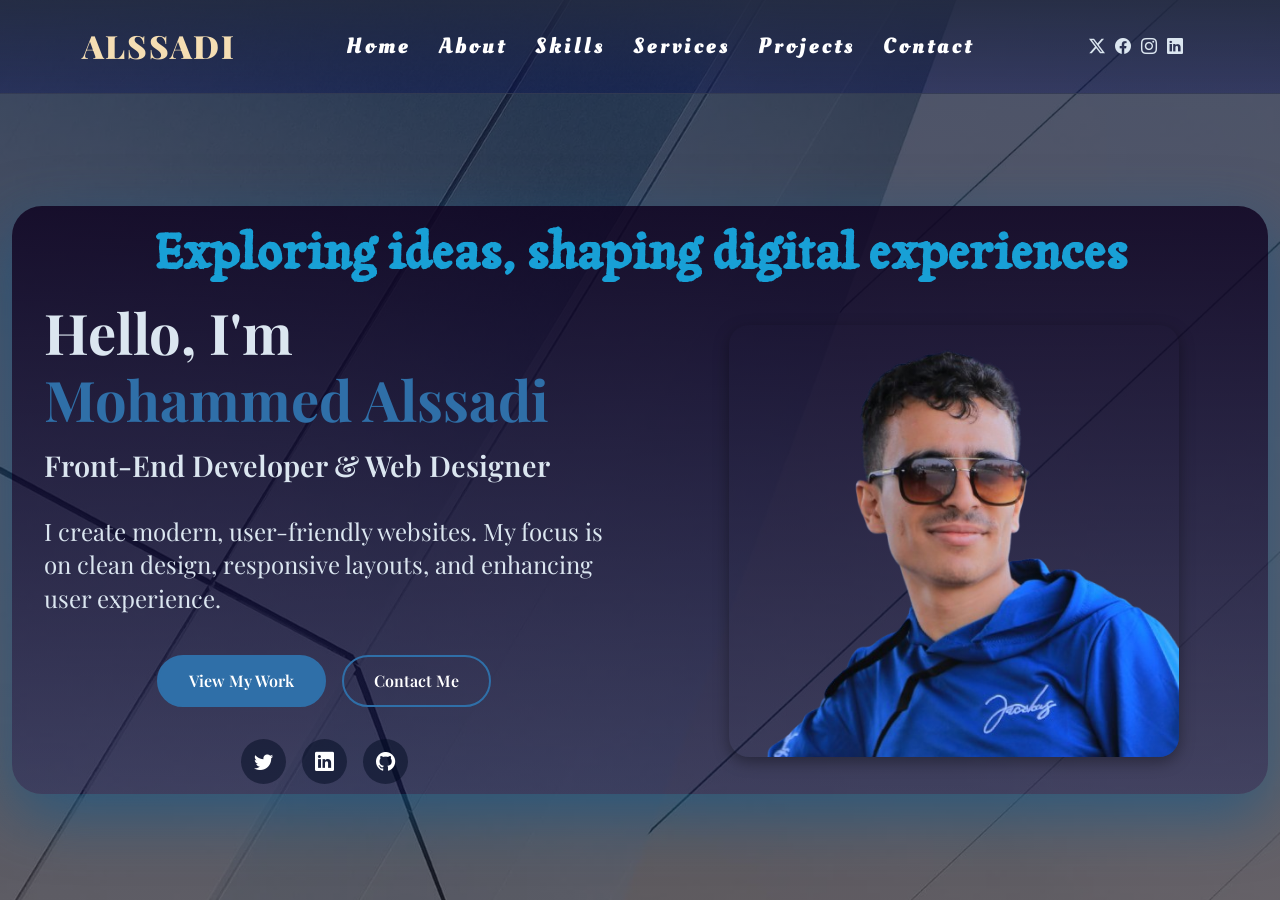
<file: index.html>
<!DOCTYPE html>
<html lang="en">
<head>
  <meta charset="utf-8">
  <meta name="viewport" content="width=device-width, initial-scale=1.0">
  
  <title>Alssadi Web Developer</title>
  <meta name="description" content="Portfolio of Mohammed Alssadi, a front-end developer and web designer creating modern, responsive, and user-friendly websites.">
  <meta name="keywords" content="Mohammed Alssadi, Web Developer, Front-End Developer, Web Designer, UI/UX, Portfolio, Freelancer">
  <meta name="author" content="Mohammed Alssadi">

  <link rel="icon" type="image/png" sizes="32x32" href="assets/img/favicon/favicon-32x32.png">
  <link rel="icon" type="image/png" sizes="16x16" href="assets/img/favicon/favicon-16x16.png">
  <link rel="shortcut icon" href="assets/img/favicon/favicon.ico">
  <link rel="apple-touch-icon" sizes="180x180" href="assets/img/favicon/apple-touch-icon.png">
  <link rel="icon" type="image/png" sizes="192x192" href="assets/img/favicon/android-chrome-192x192.png">
  <link rel="icon" type="image/png" sizes="512x512" href="assets/img/favicon/android-chrome-512x512.png">
  <link rel="manifest" href="assets/img/favicon/site.webmanifest">

  <!-- Google Fonts -->
  <link href="https://fonts.googleapis.com" rel="preconnect">
  <link href="https://fonts.gstatic.com" rel="preconnect" crossorigin>
  <link href="https://fonts.googleapis.com/css2?family=Roboto:wght@400;500;700&family=Poppins:wght@400;500;600;700&display=swap" rel="stylesheet">
    <!-- Open Graph Meta Tags -->
  <meta property="og:title" content="Alssadi - Web Developer">
  <meta property="og:type" content="website">
  <meta property="og:url" content="https://alssadi-portfolio.netlify.app">
  <meta property="og:image" content="https://alssadi-portfolio.netlify.app/assets/img/mohammedal-removebg-preview.png">
  <meta property="og:site_name" content="Alssadi Portfolio">

  <!-- Icons & Libraries -->
  <link rel="stylesheet" href="https://cdnjs.cloudflare.com/ajax/libs/font-awesome/6.5.2/css/all.min.css">
  <link href="assets/vendor/bootstrap/css/bootstrap.min.css" rel="stylesheet">
  <link href="assets/vendor/bootstrap-icons/bootstrap-icons.css" rel="stylesheet">

  <!-- Main CSS -->
  <link href="assets/css/main.css" rel="stylesheet">
</head>

<body>

  <header  class="header ">
    <div class="container header-content ">

      <a href="index.html" class="logo">
        <h1 class="site-name">Alssadi</h1>
      </a>

      <nav class="navbar-mnue">
        <ul>
          <li><a href="index.html" class="">Home</a></li>
          <li><a href="about.html">About</a></li>
           <li><a href="skills.html" >Skills</a></li>
          <li><a href="services.html">Services</a></li>
          <li><a href="projects.html">Projects</a></li>

          <li><a href="contact.html">Contact</a></li>
        </ul>
        <i class="mobile-nav-toggle d-xl-none bi bi-list"></i>
      </nav>

      <div class="header-social-links">
        <a href="#"><i class="bi bi-twitter-x"></i></a>
        <a href="#"><i class="bi bi-facebook"></i></a>
        <a href="#"><i class="bi bi-instagram"></i></a>
        <a href="#"><i class="bi bi-linkedin"></i></a>
      </div>

    </div>
  </header>

  <main class="main">

    <!-- Hero Section -->
    <section id="hero" class="hero section">
      <div class="container-fluid  div-fluid ">
        <div class="hero-div row">
          <!-- Left Content -->
          <div class="col-lg-6 order-2 order-lg-1">
            <div class="hero-content">
              <h1>Hello, I'm <span class="highlight">Mohammed Alssadi</span></h1>
              <h2>Front-End Developer & Web Designer</h2>
              <p>
                I create modern, user-friendly websites. My focus is on clean design, responsive layouts, and enhancing
                user experience.
              </p>
              <div class="hero-actions">
                <a href="projects.html" class="btnom button-primary">View My Work</a>
                <a href="contact.html" class="btnom button-outline">Contact Me</a>
              </div>
              <div class="social-links">
                <a href="https://twitter.com/Mohammed_Alssadi" target="_blank"><i class="bi bi-twitter"></i></a>
                <a href="https://www.linkedin.com/in/mohammed-alssadi-b379b0374/" target="_blank"><i class="bi bi-linkedin"></i></a>
                <a href="https://github.com/Mohammed-Alssadi" target="_blank"><i class="bi bi-github"></i></a>
              </div>
            </div>
          </div>
          <!-- Right Image -->
          <div class="col-lg-6 order-1 order-lg-2">
            <div class="hero-image">
              <div class="my-image">
                <img src="assets/img/mohammedal-removebg-preview.png" alt="Mohammed Alssadi" class="img-fluid">
              </div>
            </div>
          </div>
          <div class="glow-subtitle">
          Exploring ideas, shaping digital experiences
</div>
<style>

</style>
        </div> 
        
      </div>
    </section>
   

  </main>

  








  <!-- JS Files -->
  <script src="assets/vendor/bootstrap/js/bootstrap.bundle.min.js"></script>
  <script src="assets/js/main.js"></script>

</body>

</html>
</file>
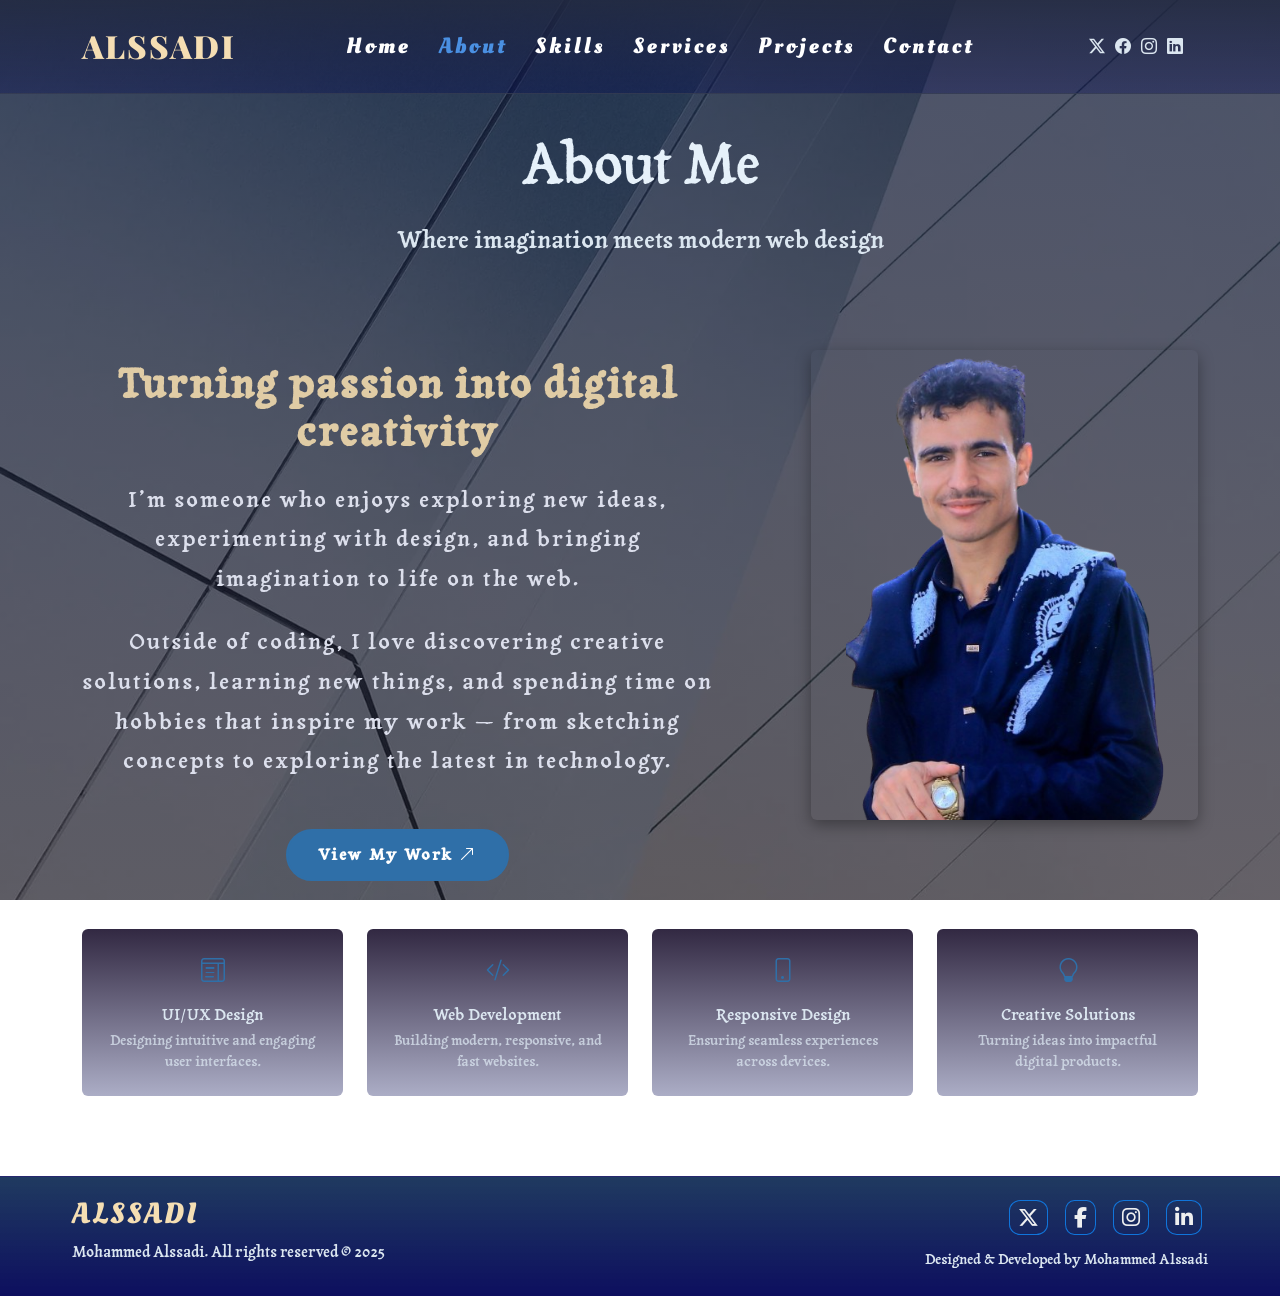
<file: about.html>
<!DOCTYPE html>
<html lang="en">

<head>
  <meta charset="utf-8">
  <meta name="viewport" content="width=device-width, initial-scale=1.0">

  <title>About | Alssadi Web Developer</title>
   <meta name="description" content="Portfolio of Mohammed Alssadi, a front-end developer and web designer creating modern, responsive, and user-friendly websites.">
  <meta name="keywords" content="Mohammed Alssadi, Web Developer, Front-End Developer, Web Designer, UI/UX, Portfolio, Freelancer">
  <meta name="author" content="Mohammed Alssadi">

  <link rel="icon" type="image/png" sizes="32x32" href="assets/img/favicon/favicon-32x32.png">
  <link rel="icon" type="image/png" sizes="16x16" href="assets/img/favicon/favicon-16x16.png">
  <link rel="shortcut icon" href="assets/img/favicon/favicon.ico">
  <link rel="apple-touch-icon" sizes="180x180" href="assets/img/favicon/apple-touch-icon.png">
  <link rel="icon" type="image/png" sizes="192x192" href="assets/img/favicon/android-chrome-192x192.png">
  <link rel="icon" type="image/png" sizes="512x512" href="assets/img/favicon/android-chrome-512x512.png">
  <link rel="manifest" href="assets/img/favicon/site.webmanifest">

  <!-- Google Fonts -->
  <link href="https://fonts.googleapis.com" rel="preconnect">
  <link href="https://fonts.gstatic.com" rel="preconnect" crossorigin>
  <link href="https://fonts.googleapis.com/css2?family=Roboto:wght@400;500;700&family=Poppins:wght@400;500;600;700&display=swap" rel="stylesheet">
    <!-- Open Graph Meta Tags -->
  <meta property="og:title" content="Alssadi - Web Developer">
  <meta property="og:type" content="website">
  <meta property="og:url" content="https://alssadi-portfolio.netlify.app">
  <meta property="og:image" content="https://alssadi-portfolio.netlify.app/assets/img/mohammedal-removebg-preview.png">
  <meta property="og:site_name" content="Alssadi Portfolio">

  <!-- Icons & Libraries -->
  <link rel="stylesheet" href="https://cdnjs.cloudflare.com/ajax/libs/font-awesome/6.5.2/css/all.min.css">
  <link href="assets/vendor/bootstrap/css/bootstrap.min.css" rel="stylesheet">
  <link href="assets/vendor/bootstrap-icons/bootstrap-icons.css" rel="stylesheet">

  <!-- Main CSS -->
  <link href="assets/css/main.css" rel="stylesheet">
</head>

<body>

  <header class="header ">
    <div class="container header-content ">

      <a href="index.html" class="logo">
        <h1 class="site-name">Alssadi</h1>
      </a>

      <nav class="navbar-mnue">
        <ul>
          <li><a href="index.html">Home</a></li>
          <li><a href="about.html" class="active">About</a></li>
          <li><a href="skills.html">Skills</a></li>
          <li><a href="services.html">Services</a></li>
          <li><a href="projects.html">Projects</a></li>

          <li><a href="contact.html">Contact</a></li>
        </ul>
        <i class="mobile-nav-toggle d-xl-none bi bi-list"></i>
      </nav>

      <div class="header-social-links">
        <a href="#"><i class="bi bi-twitter-x"></i></a>
        <a href="#"><i class="bi bi-facebook"></i></a>
        <a href="#"><i class="bi bi-instagram"></i></a>
        <a href="#"><i class="bi bi-linkedin"></i></a>
      </div>

    </div>
  </header>
  <main class="main">
    <!-- About Section -->
    <section id="about" class="about section">
      <div class="container section-title">
        <h2>About Me</h2>
        <p class="">
       Where imagination meets modern web design
        </p>


      </div>

      <div class="container">
        <div class="row mb-5 g-5 d-flex justify-content-between">
          <div class="col-lg-7 ">
            <div class="intro-content">

              <h2 class="headline">
                Turning passion into digital creativity
              </h2>
              <p class="lead">
                I’m someone who enjoys exploring new ideas, experimenting with design, and bringing imagination to life
                on the web.
              </p>
              <p>
                Outside of coding, I love discovering creative solutions, learning new things, and spending time on
                hobbies that inspire my work — from sketching concepts to exploring the latest in technology.
              </p>


              <div class="btnom-viwework ">
                <a href="projects.html" class="btnom button-primary">
                  View My Work <i class="bi bi-arrow-up-right"></i>
                </a>
              </div>
            </div>
          </div>

          <div class="col-lg-5 text-center text-lg-start">
            <div class="about-img">
              <img src="/assets/img/mo-about-removbg.png" alt="Portrait of Mohammed Alssadi" class="img-fluid rounded">
            </div>
          </div>
        </div>


        <!-- Skills Grid -->
        <div class="">
          <div class="row g-4 text-center">
            <div class="col-6 col-md-4 col-lg-3">
              <div class="skill-item">
                <i class="bi bi-layout-text-window"></i>
                <h3>UI/UX Design</h3>
                <p>Designing intuitive and engaging user interfaces.</p>
              </div>
            </div>
            <div class="col-6 col-md-4 col-lg-3">
              <div class="skill-item">
                <i class="bi bi-code-slash"></i>
                <h3>Web Development</h3>
                <p>Building modern, responsive, and fast websites.</p>
              </div>
            </div>
            <div class="col-6 col-md-4 col-lg-3">
              <div class="skill-item">
                <i class="bi bi-phone"></i>
                <h3>Responsive Design</h3>
                <p>Ensuring seamless experiences across devices.</p>
              </div>
            </div>
            <div class="col-6 col-md-4 col-lg-3">
              <div class="skill-item">
                <i class="bi bi-lightbulb"></i>
                <h3>Creative Solutions</h3>
                <p>Turning ideas into impactful digital products.</p>
              </div>
            </div>
          </div>
        </div>
        <!-- End Skills Grid -->

      </div>

    </section>
  </main>

  <!-- JS Files -->
  <script src="assets/vendor/bootstrap/js/bootstrap.bundle.min.js"></script>
  <script src="assets/js/main.js"></script>

<!-- Footer Section -->
<footer class="footer">
  <div class="footer-container">
    <div class="footer-left">
      <a href="index.html" class="footer-logo">Alssadi</a>
      <p class="footer-copy" >
       Mohammed Alssadi. All rights reserved &copy; 2025 
      </p>
    </div>

    <!-- Right Side -->
    <div class="footer-right">
      <div class="footer-social-links">
        <a href="#"><i class="fab fa-x-twitter"></i></a>
        <a href="#"><i class="fab fa-facebook-f"></i></a>
        <a href="#"><i class="fab fa-instagram"></i></a>
        <a href="#"><i class="fab fa-linkedin-in"></i></a>
      </div>
      <span class="footer-credit">Designed & Developed by Mohammed Alssadi</span>
     
    </div>
   

  </div>
</footer>



</body>

</html>
</file>
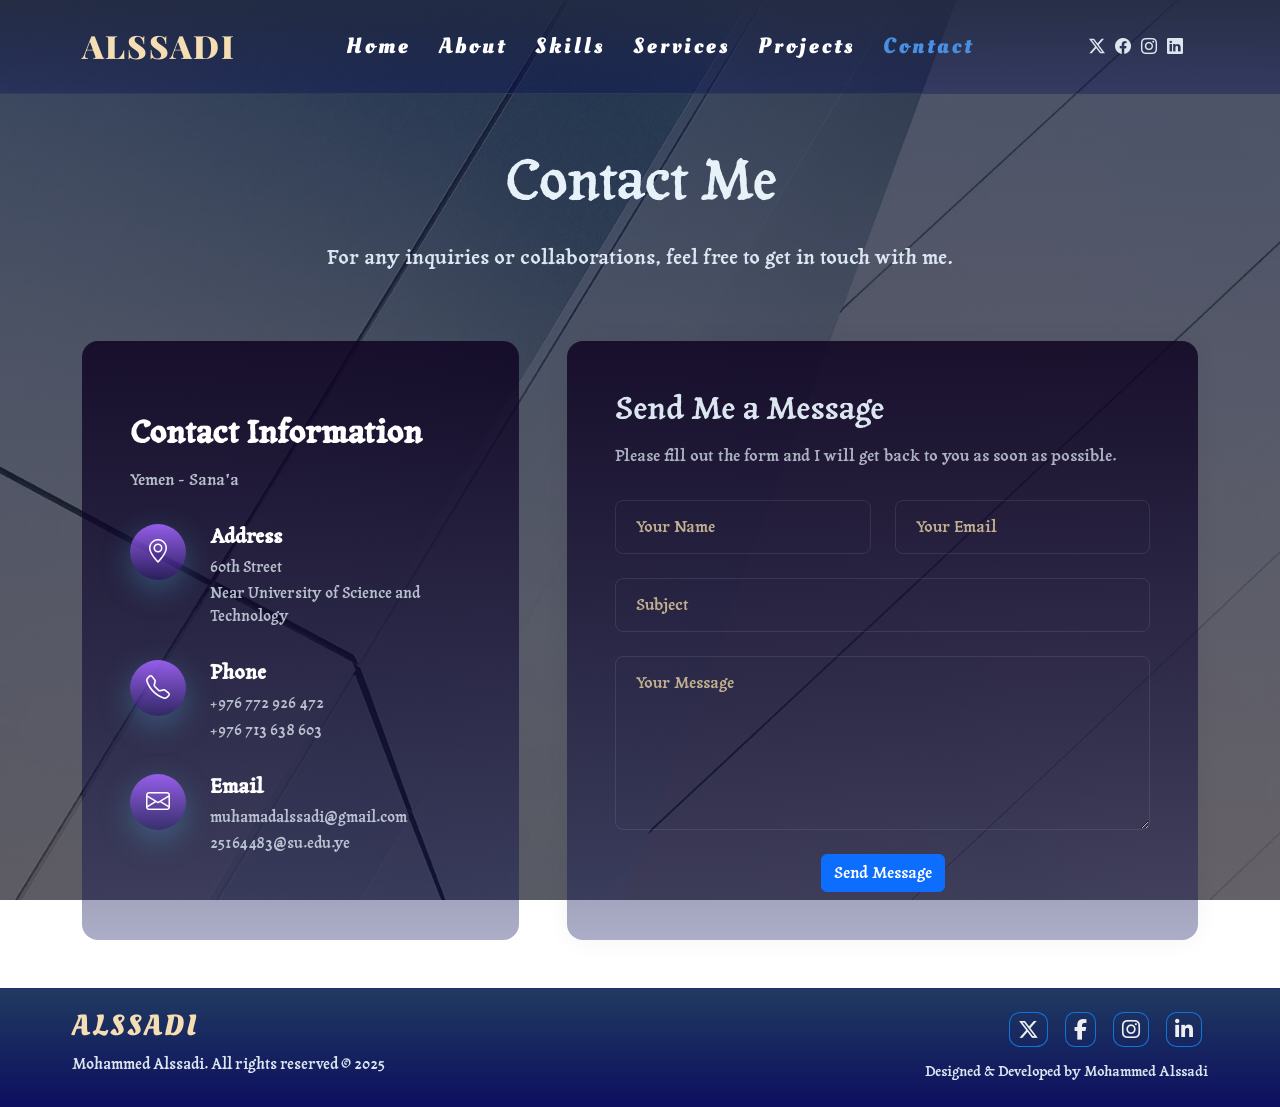
<file: contact.html>
<!DOCTYPE html>
<html lang="en">

<head>
  <meta charset="utf-8">
  <meta name="viewport" content="width=device-width, initial-scale=1.0">

  <title>Contact | Alssadi Web Developer</title>
  <meta name="description" content="Portfolio of Mohammed Alssadi, a front-end developer and web designer creating modern, responsive, and user-friendly websites.">
  <meta name="keywords" content="Mohammed Alssadi, Web Developer, Front-End Developer, Web Designer, UI/UX, Portfolio, Freelancer">
  <meta name="author" content="Mohammed Alssadi">

  <link rel="icon" type="image/png" sizes="32x32" href="assets/img/favicon/favicon-32x32.png">
  <link rel="icon" type="image/png" sizes="16x16" href="assets/img/favicon/favicon-16x16.png">
  <link rel="shortcut icon" href="assets/img/favicon/favicon.ico">
  <link rel="apple-touch-icon" sizes="180x180" href="assets/img/favicon/apple-touch-icon.png">
  <link rel="icon" type="image/png" sizes="192x192" href="assets/img/favicon/android-chrome-192x192.png">
  <link rel="icon" type="image/png" sizes="512x512" href="assets/img/favicon/android-chrome-512x512.png">
  <link rel="manifest" href="assets/img/favicon/site.webmanifest">

  <!-- Google Fonts -->
  <link href="https://fonts.googleapis.com" rel="preconnect">
  <link href="https://fonts.gstatic.com" rel="preconnect" crossorigin>
  <link href="https://fonts.googleapis.com/css2?family=Roboto:wght@400;500;700&family=Poppins:wght@400;500;600;700&display=swap" rel="stylesheet">
    <!-- Open Graph Meta Tags -->
  <meta property="og:title" content="Alssadi - Web Developer">
  <meta property="og:type" content="website">
  <meta property="og:url" content="https://alssadi-portfolio.netlify.app">
  <meta property="og:image" content="https://alssadi-portfolio.netlify.app/assets/img/mohammedal-removebg-preview.png">
  <meta property="og:site_name" content="Alssadi Portfolio">

  <!-- Icons & Libraries -->
  <link rel="stylesheet" href="https://cdnjs.cloudflare.com/ajax/libs/font-awesome/6.5.2/css/all.min.css">
  <link href="assets/vendor/bootstrap/css/bootstrap.min.css" rel="stylesheet">
  <link href="assets/vendor/bootstrap-icons/bootstrap-icons.css" rel="stylesheet">

  <!-- Main CSS -->
  <link href="assets/css/main.css" rel="stylesheet">
</head>




<body>

  <header class="header ">
    <div class="container header-content ">

      <a href="index.html" class="logo">
        <h1 class="site-name">Alssadi</h1>
      </a>

      <nav class="navbar-mnue">
        <ul>
          <li><a href="index.html">Home</a></li>
          <li><a href="about.html">About</a></li>
          <li><a href="skills.html">Skills</a></li>
          <li><a href="services.html">Services</a></li>
          <li><a href="projects.html">Projects</a></li>

          <li><a href="contact.html" class="active">Contact</a></li>
        </ul>
        <i class="mobile-nav-toggle d-xl-none bi bi-list"></i>
      </nav>

      <div class="header-social-links">
        <a href="#"><i class="bi bi-twitter-x"></i></a>
        <a href="#"><i class="bi bi-facebook"></i></a>
        <a href="#"><i class="bi bi-instagram"></i></a>
        <a href="#"><i class="bi bi-linkedin"></i></a>
      </div>

    </div>
  </header>
  <main class="main">

    <!-- Contact Section -->
    <!-- Contact Section -->
    <section id="contact" class="contact section">
      <div class="container section-title">
        <h2 class="pb-1 pt-5">Contact Me</h2>
        <p class="fw-blood fs-5 mb-2">For any inquiries or collaborations, feel free to get in touch with me.</p>
      </div>
      <div class="container">
        <div class="row g-4 g-lg-5">
          <div class="col-lg-5">
            <div class="info-box">
              <h3 class="fw-bold mt-4 ">Contact Information</h3>
              <p>Yemen - Sana'a</p>
              <div class="info-item">
                <div class="icon-box">
                  <i class="bi bi-geo-alt"></i>
                </div>
                <div class="content">
                  <h4>Address</h4>
                  <p>60th Street</p>
                  <p>Near University of Science and Technology</p>
                </div>
              </div>
              <div class="info-item">
                <div class="icon-box">
                  <i class="bi bi-telephone"></i>
                </div>
                <div class="content">
                  <h4>Phone</h4>
                  <p dir="ltr">+976 772 926 472</p>
                  <p dir="ltr">+976 713 638 603</p>
                </div>
              </div>
              <div class="info-item">
                <div class="icon-box">
                  <i class="bi bi-envelope"></i>
                </div>
                <div class="content">
                  <h4>Email</h4>
                  <p>muhamadalssadi@gmail.com</p>
                  <p>25164483@su.edu.ye</p>
                </div>
              </div>
            </div>
          </div>
          <div class="col-lg-7">
            <div class="contact-form">
              <h3>Send Me a Message</h3>
              <p>Please fill out the form and I will get back to you as soon as possible.</p>
              <form id="contact-form" action="https://formsubmit.co/muhamadalssadi@gmail.com" method="POST">
                <div class="row gy-4">
                  <div class="col-md-6">
                    <input type="text" name="name" class="form-control" placeholder="Your Name" required  maxlength="40" mainlength="5">
                  </div>
                  <div class="col-md-6">
                    <input type="email" name="email" class="form-control" placeholder="Your Email" required>
                  </div>
                  <div class="col-12">
                    <input type="text" name="subject" class="form-control" placeholder="Subject" required>
                  </div>
                  <div class="col-12">
                    <textarea name="message" rows="6" class="form-control" placeholder="Your Message"
                      required></textarea>
                  </div>
                  <input type="hidden" name="page-url" id="page-url">
                  <div class="col-md-12 text-center">
                    <div class="loading m-3" style="display:none;"> Sending...⏳</div>
                    <div class="sent-message d-none m-3" id="thank-you-message" style="color: rgb(113, 211, 113);">
                       Your message has been sent successfully. Thank you for contacting me!✅
                    </div>
                    <div class="error-message d-none" id="error-message" style="color: rgb(201, 13, 13);">
                     An error occurred while sending ❌.
                    </div>
                    <button type="submit" class="btn btn-primary">Send Message</button>
                  </div>
                </div>
              </form>
            </div>
          </div>
        </div>
      </div>
    </section>
    <!-- /Contact Section -->
  </main>
<!-- Footer Section -->
<footer class="footer">
  <div class="footer-container">
    
    <!-- Left Side -->
    <div class="footer-left">
      <a href="index.html" class="footer-logo">Alssadi</a>
      <p class="footer-copy" >
       Mohammed Alssadi. All rights reserved &copy; 2025 
      </p>
    </div>

    <!-- Right Side -->
    <div class="footer-right">
      <div class="footer-social-links">
        <a href="#"><i class="fab fa-x-twitter"></i></a>
        <a href="#"><i class="fab fa-facebook-f"></i></a>
        <a href="#"><i class="fab fa-instagram"></i></a>
        <a href="#"><i class="fab fa-linkedin-in"></i></a>
      </div>
      <span class="footer-credit">Designed & Developed by Mohammed Alssadi</span>
     
    </div>
   

  </div>
</footer>
  <!-- JS Files -->
  <script src="assets/vendor/bootstrap/js/bootstrap.bundle.min.js"></script>
  <script src="assets/js/main.js"></script>

</body>

</html>
</file>
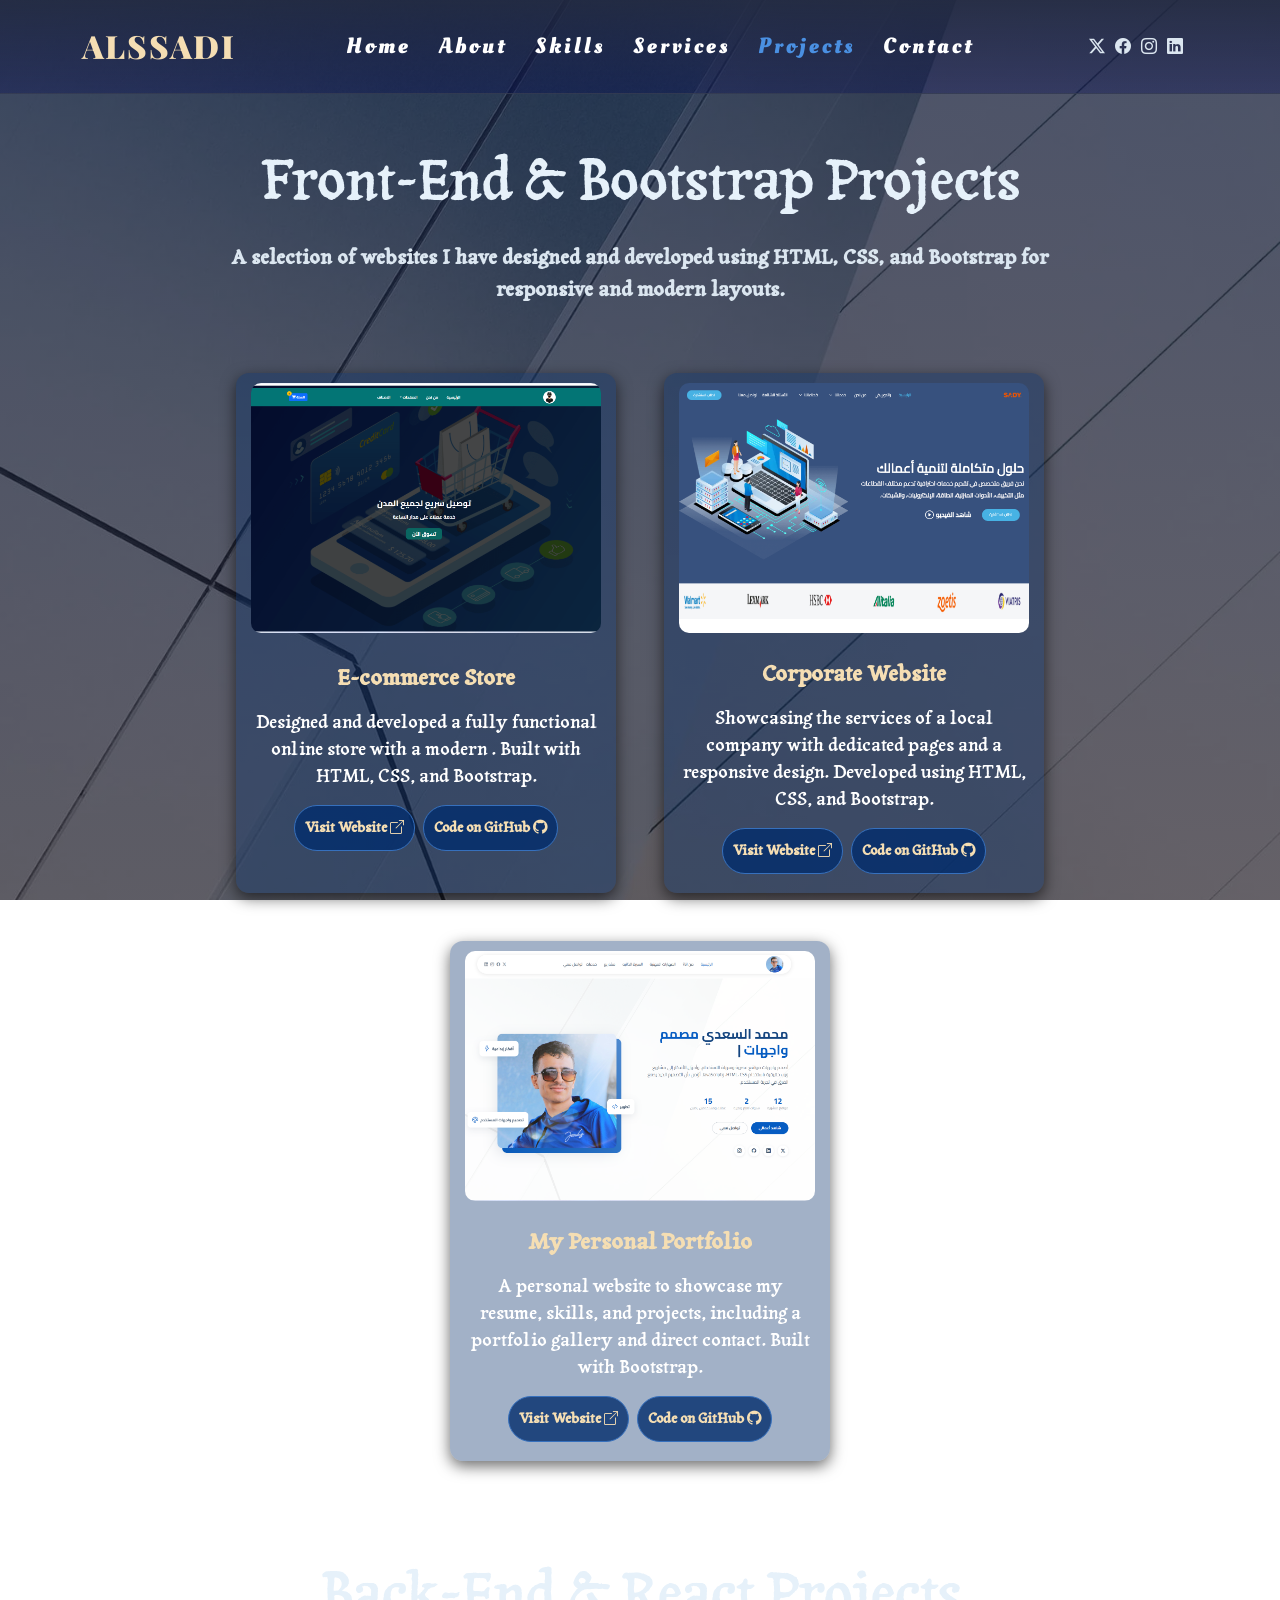
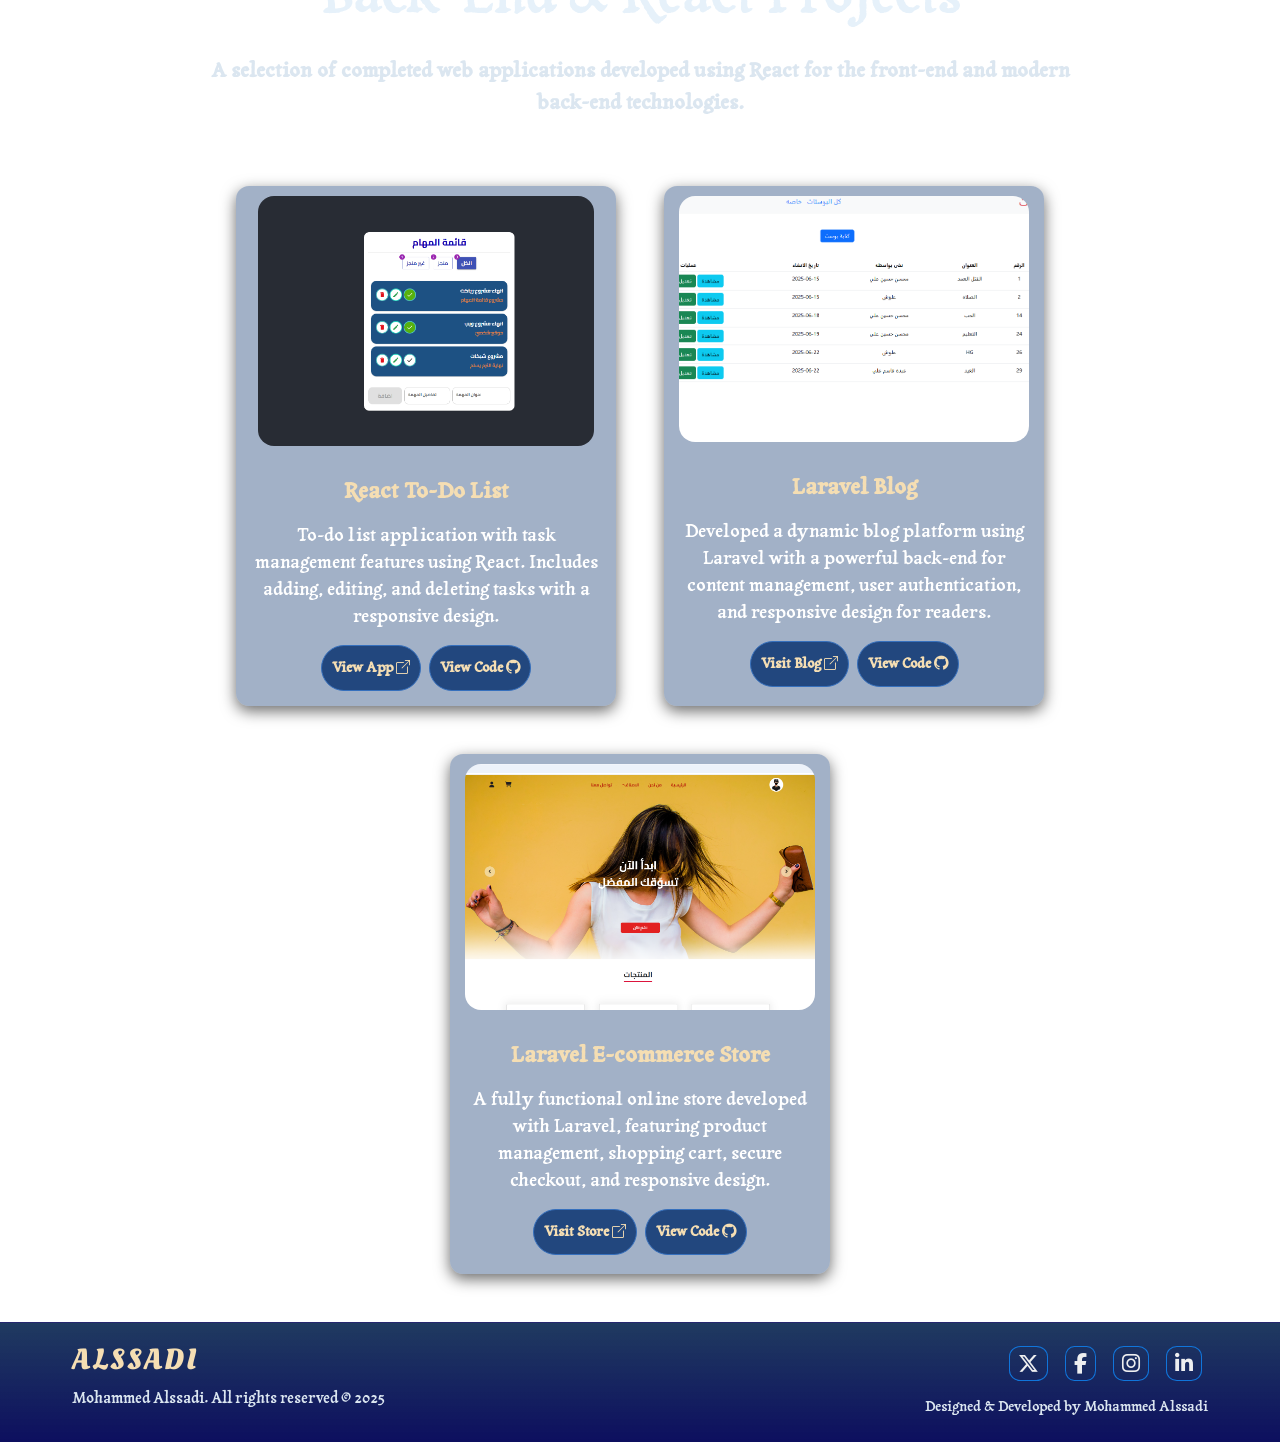
<file: projects.html>
<!DOCTYPE html>
<html lang="en">

<head>
  <meta charset="utf-8">
  <meta name="viewport" content="width=device-width, initial-scale=1.0">

  <title>Projects | Alssadi-Web Developer</title>
  <meta name="description" content="Portfolio of Mohammed Alssadi, a front-end developer and web designer creating modern, responsive, and user-friendly websites.">
  <meta name="keywords" content="Mohammed Alssadi, Web Developer, Front-End Developer, Web Designer, UI/UX, Portfolio, Freelancer">
  <meta name="author" content="Mohammed Alssadi">

  <link rel="icon" type="image/png" sizes="32x32" href="assets/img/favicon/favicon-32x32.png">
  <link rel="icon" type="image/png" sizes="16x16" href="assets/img/favicon/favicon-16x16.png">
  <link rel="shortcut icon" href="assets/img/favicon/favicon.ico">
  <link rel="apple-touch-icon" sizes="180x180" href="assets/img/favicon/apple-touch-icon.png">
  <link rel="icon" type="image/png" sizes="192x192" href="assets/img/favicon/android-chrome-192x192.png">
  <link rel="icon" type="image/png" sizes="512x512" href="assets/img/favicon/android-chrome-512x512.png">
  <link rel="manifest" href="assets/img/favicon/site.webmanifest">

  <!-- Google Fonts -->
  <link href="https://fonts.googleapis.com" rel="preconnect">
  <link href="https://fonts.gstatic.com" rel="preconnect" crossorigin>
  <link href="https://fonts.googleapis.com/css2?family=Roboto:wght@400;500;700&family=Poppins:wght@400;500;600;700&display=swap" rel="stylesheet">
    <!-- Open Graph Meta Tags -->
  <meta property="og:title" content="Alssadi - Web Developer">
  <meta property="og:type" content="website">
  <meta property="og:url" content="https://alssadi-portfolio.netlify.app">
  <meta property="og:image" content="https://alssadi-portfolio.netlify.app/assets/img/mohammedal-removebg-preview.png">
  <meta property="og:site_name" content="Alssadi Portfolio">

  <!-- Icons & Libraries -->
  <link rel="stylesheet" href="https://cdnjs.cloudflare.com/ajax/libs/font-awesome/6.5.2/css/all.min.css">
  <link href="assets/vendor/bootstrap/css/bootstrap.min.css" rel="stylesheet">
  <link href="assets/vendor/bootstrap-icons/bootstrap-icons.css" rel="stylesheet">
  <link href="assets/vendor/swiper/swiper-bundle.min.css" rel="stylesheet">
    <!-- Main CSS -->
  <link href="assets/css/main.css" rel="stylesheet">

</head>
<body>

  <header class="header ">
    <div class="container header-content ">

      <a href="index.html" class="logo">
        <h1 class="site-name">Alssadi</h1>
      </a>

      <nav class="navbar-mnue">
        <ul>
          <li><a href="index.html">Home</a></li>
          <li><a href="about.html">About</a></li>
          <li><a href="skills.html">Skills</a></li>
          <li><a href="services.html">Services</a></li>
          <li><a href="projects.html" class="active">Projects</a></li>

          <li><a href="contact.html">Contact</a></li>
        </ul>
        <i class="mobile-nav-toggle d-xl-none bi bi-list"></i>
      </nav>

      <div class="header-social-links">
        <a href="#"><i class="bi bi-twitter-x"></i></a>
        <a href="#"><i class="bi bi-facebook"></i></a>
        <a href="#"><i class="bi bi-instagram"></i></a>
        <a href="#"><i class="bi bi-linkedin"></i></a>
      </div>

    </div>
  </header>

  <section id="portfolio" class="portfolio section">
    <div class="container section-title">
      <h2 class="pb-1 pt-5">Front-End & Bootstrap Projects</h2>
      <p class="fw-bold fs-5 mb-2">A selection of websites I have designed and developed using HTML, CSS, and Bootstrap
        for responsive and modern layouts.</p>
    </div>
    <div class="container">
      <div class="row g-5 justify-content-center">

        <!-- Project 1 -->
      <div class="col-lg-auto col-md-auto col-sm-12">
          <div class="portfolio-item">
            <div class="swiper mySwiper ">
              <!-- Additional required wrapper -->
              <div class="swiper-wrapper">
                <div class="swiper-slide">
                  <img src="assets/img/portfolio/wep-1e.png" loading="lazy" alt="Portfolio Screenshot"
                    class="img-fluid">
                </div>
                <div class="swiper-slide">
                  <img src="assets/img/portfolio/store2.png" loading="lazy" alt="React To-Do List App Screenshot"
                    class="rounded-4 img-fluid">
                </div>
                <div class="swiper-slide">
                  <img src="assets/img/portfolio/stor3.png" loading="lazy" alt="Portfolio Screenshot" class="img-fluid">
                </div>
              </div>
            </div>
            <div class="portfolio-info">
              <h4>E-commerce Store</h4>
              <p>Designed and developed a fully functional online store with a modern
                . Built with HTML, CSS, and Bootstrap.</p>
              <div class="btn-group">
                <a href="https://alssadi-store-web.netlify.app" class="btnom button-visit"  target="_blank">
                  Visit Website <i class="bi bi-box-arrow-up-right"></i>
                </a>
                <a href="https://github.com/Mohammed-Alssadi/alssadi-store" class="btnom button-visit" 
                  target="_blank">
                  Code on GitHub <i class="bi bi-github"></i>
                </a>
              </div>
            </div>
          </div>
        </div>

        <!-- Project 2 -->
        <div class="col-lg-auto col-md-auto col-sm-12">
          <div class="portfolio-item">
            <div class="swiper mySwiper ">
              <!-- Additional required wrapper -->
              <div class="swiper-wrapper">
                <div class="swiper-slide">
                  <img src="assets/img/portfolio/sady-web.png" loading="lazy" alt="Portfolio Screenshot"
                    class="img-fluid">
                </div>
                <div class="swiper-slide">
                  <img src="assets/img/portfolio/sady2.png" loading="lazy" alt="React To-Do List App Screenshot"
                    class="rounded-4 img-fluid">
                </div>
                <div class="swiper-slide">
                  <img src="assets/img/portfolio/sady4.png" loading="lazy" alt="Portfolio Screenshot" class="img-fluid">
                </div>
              </div>
            </div>
            <div class="portfolio-info">
              <h4 class="">Corporate Website</h4>
              <p>Showcasing the services of a local company with dedicated pages and a responsive design. Developed
                using HTML, CSS, and Bootstrap.</p>
              <div class="btn-group">
                <a href="https://mohammed-alssadi.github.io/Sady-Foundation/" class="btnom button-visit" 
                  target="_blank">
                  Visit Website <i class="bi bi-box-arrow-up-right"></i>
                </a>
                <a href="https://github.com/Mohammed-Alssadi/Sady-Foundation" class="btnom button-visit" 
                  target="_blank">
                  Code on GitHub <i class="bi bi-github"></i>
                </a>
              </div>
            </div>
          </div>
        </div>

        <!-- Project 3 -->
        <div class="col-lg-auto col-md-auto col-sm-12">
          <div class="portfolio-item">
            <!-- Slider main container -->
            <div class="swiper mySwiper ">
              <!-- Additional required wrapper -->
              <div class="swiper-wrapper">
                <div class="swiper-slide">
                  <img src="assets/img/portfolio/mohammed-web.png" loading="lazy" alt="Portfolio Screenshot"
                    class="img-fluid">
                </div>
                <div class="swiper-slide">
                  <img src="assets/img/portfolio/myweb2.png" loading="lazy" alt="React To-Do List App Screenshot"
                    class="rounded-4 img-fluid">
                </div>
                <div class="swiper-slide">
                  <img src="assets/img/portfolio/myweb3.png" loading="lazy" alt="Portfolio Screenshot"
                    class="img-fluid">
                </div>
              </div>
            </div>

            <div class="portfolio-info">
              <h4>My Personal Portfolio</h4>
              <p>A personal website to showcase my resume, skills, and projects, including a portfolio gallery and
                direct contact. Built with Bootstrap.</p>
              <div class="btn-group">
                <a href="https://Mo-alssadi-portfolio.netlify.app" class="btnom button-visit" target="_blank">
                  Visit Website <i class="bi bi-box-arrow-up-right"></i>
                </a>
                <a href="https://github.com/username/example-store" class="btnom button-visit" target="_blank">
                  Code on GitHub <i class="bi bi-github"></i>
                </a>
              </div>
            </div>
          </div>
        </div>

      </div>
    </div>
    <div class="container section-title">
      <h2 class="pb-1 pt-5">Back-End & React Projects</h2>
      <p class="fw-bold fs-5 mb-2">A selection of completed web applications developed using React for the front-end and
        modern back-end technologies.</p>
    </div>


    <div class="container">
      <div class="row g-5 justify-content-center">

        <!-- Project 1 -->
       <div class="col-lg-auto col-md-auto col-sm-12">
          <div class="portfolio-item">
            <img src="assets/img/portfolio/todo.png" loading="lazy" alt="React To-Do List App Screenshot"
              class="rounded-4 img-fluid">
            <div class="portfolio-info">
              <h4>React To-Do List</h4>
              <p> To-do list application with task management features using React. Includes
                adding, editing, and deleting tasks with a responsive design.</p>
              <div class="btn-group">
                <a href="https://todo-alssadi.netlify.app/" class="btnom button-visit"  target="_blank">
                  View App <i class="bi bi-box-arrow-up-right"></i>
                </a>
                <a href="https://github.com/YourGitHubUsername/react-todo-list" class="btnom button-visit" 
                  target="_blank">
                  View Code <i class="bi bi-github"></i>
                </a>
              </div>
            </div>
          </div>
        </div>

        <!-- Project 2 -->
       <div class="col-lg-auto col-md-auto col-sm-12">
          <div class="portfolio-item">
            <img src="assets/img/portfolio/plog.png" loading="lazy" alt="Laravel Blog Screenshot"
              class="rounded-4 img-fluid">
            <div class="portfolio-info">
              <h4>Laravel Blog</h4>
              <p>Developed a dynamic blog platform using Laravel with a powerful back-end for content management, user
                authentication, and responsive design for readers.</p>
              <div class="btn-group">
                <a href="https://your-laravel-blog-link.com" class="btnom button-visit"  target="_blank">
                  Visit Blog <i class="bi bi-box-arrow-up-right"></i>
                </a>
                <a href="https://github.com/YourGitHubUsername/laravel-blog" class="btnom button-visit" 
                  target="_blank">
                  View Code <i class="bi bi-github"></i>
                </a>
              </div>
            </div>
          </div>
        </div>


        <!-- Project 3 -->
        <div class="col-lg-auto col-md-auto col-sm-12">
          <div class="portfolio-item">
            <img src="assets/img/portfolio/storelarval.png" loading="lazy" alt="Laravel E-commerce Store Screenshot"
              class="rounded-4 img-fluid">
            <div class="portfolio-info">
              <h4>Laravel E-commerce Store</h4>
              <p>A fully functional online store developed with Laravel, featuring product management, shopping cart,
                secure checkout, and responsive design.</p>
              <div class="btn-group">
                <a href="https://your-laravel-store-link.com"class="btnom button-visit"  target="_blank">
                  Visit Store <i class="bi bi-box-arrow-up-right"></i>
                </a>
                <a href="https://github.com/YourGitHubUsername/laravel-store" class="btnom button-visit" 
                  target="_blank">
                  View Code <i class="bi bi-github"></i>
                </a>
              </div>
            </div>
          </div>
        </div>


      </div>
    </div>
  </section>

<!-- Footer Section -->
<footer class="footer">
  <div class="footer-container">
    
    <!-- Left Side -->
    <div class="footer-left">
      <a href="index.html" class="footer-logo">Alssadi</a>
      <p class="footer-copy" >
       Mohammed Alssadi. All rights reserved &copy; 2025 
      </p>
    </div>

    <!-- Right Side -->
    <div class="footer-right">
      <div class="footer-social-links">
        <a href="#"><i class="fab fa-x-twitter"></i></a>
        <a href="#"><i class="fab fa-facebook-f"></i></a>
        <a href="#"><i class="fab fa-instagram"></i></a>
        <a href="#"><i class="fab fa-linkedin-in"></i></a>
      </div>
      <span class="footer-credit">Designed & Developed by Mohammed Alssadi</span>
    </div>
  </div>
</footer>
  <!-- JS Files -->
  <script src="assets/vendor/bootstrap/js/bootstrap.bundle.min.js"></script>
  <script src="assets/vendor/swiper/swiper-bundle.min.js"></script>
  <script src="assets/js/main.js"></script>

  <script>
    var swiper = new Swiper(".mySwiper", {
      loop: true,
      autoplay: {
        delay: 3000,
        disableOnInteraction: false,
      },
    });
  </script>

</body>

</html>
</file>
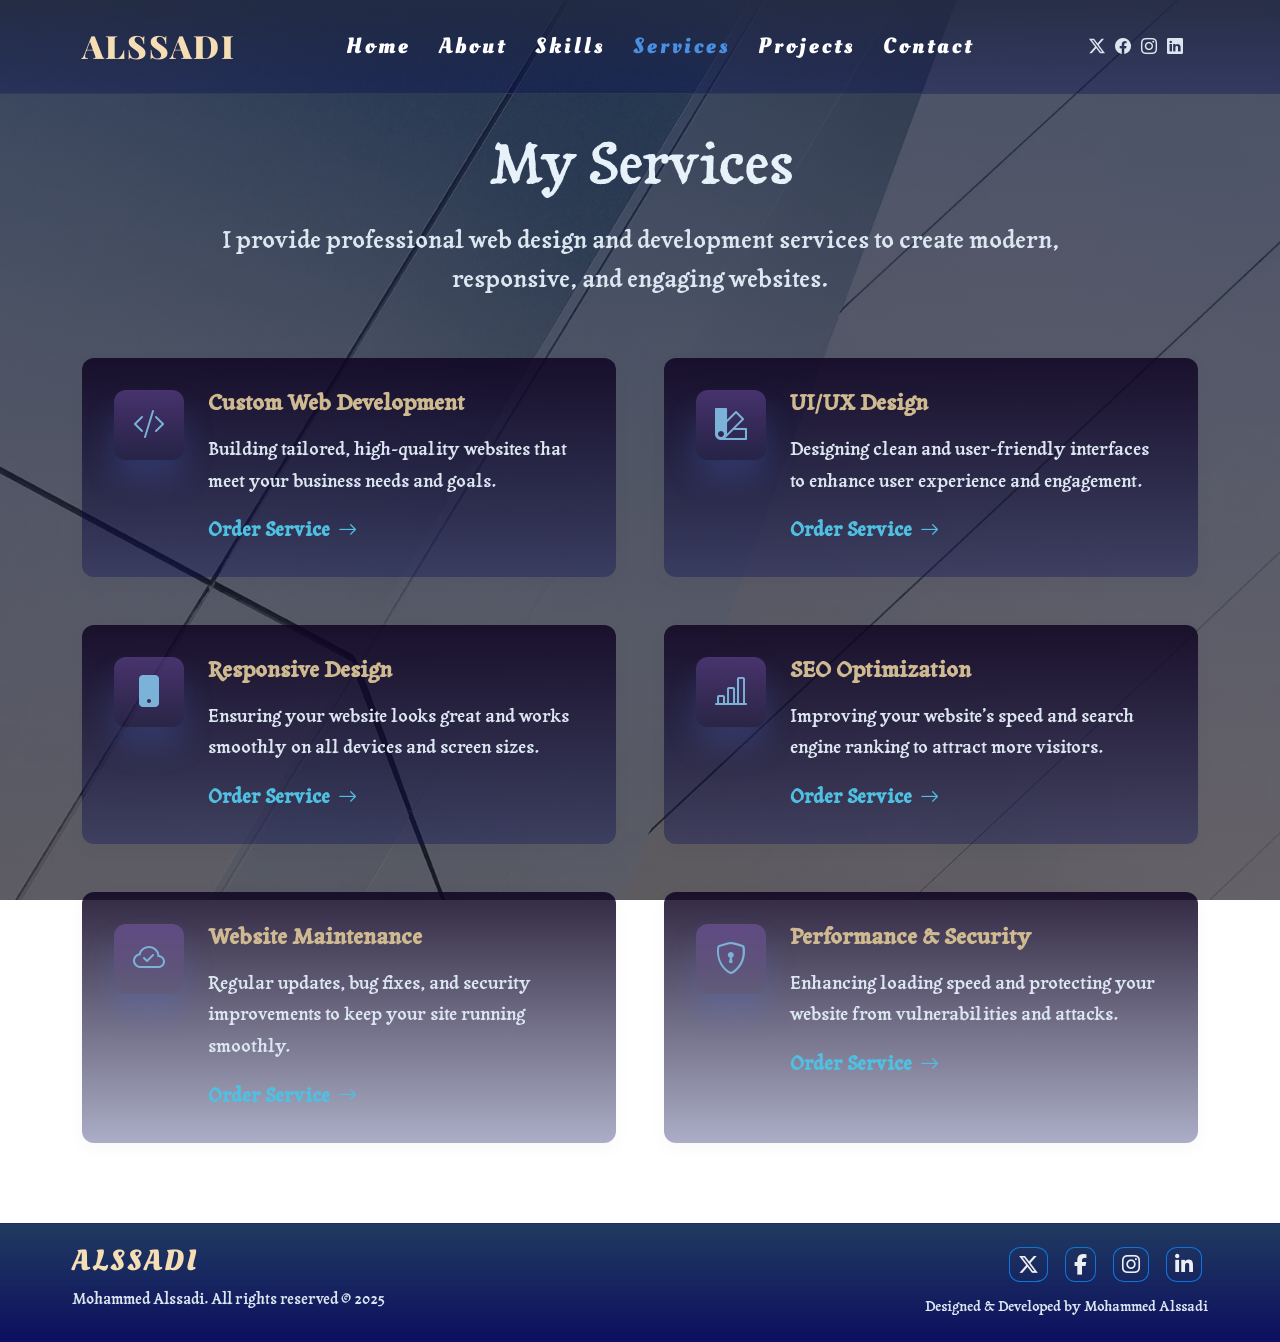
<file: services.html>
<!DOCTYPE html>
<html lang="en">

<head>
  <meta charset="utf-8">
  <meta name="viewport" content="width=device-width, initial-scale=1.0">

  <title>Services | Alssadi Web Developer</title>
  <meta name="description" content="Portfolio of Mohammed Alssadi, a front-end developer and web designer creating modern, responsive, and user-friendly websites.">
  <meta name="keywords" content="Mohammed Alssadi, Web Developer, Front-End Developer, Web Designer, UI/UX, Portfolio, Freelancer">
  <meta name="author" content="Mohammed Alssadi">

  <link rel="icon" type="image/png" sizes="32x32" href="assets/img/favicon/favicon-32x32.png">
  <link rel="icon" type="image/png" sizes="16x16" href="assets/img/favicon/favicon-16x16.png">
  <link rel="shortcut icon" href="assets/img/favicon/favicon.ico">
  <link rel="apple-touch-icon" sizes="180x180" href="assets/img/favicon/apple-touch-icon.png">
  <link rel="icon" type="image/png" sizes="192x192" href="assets/img/favicon/android-chrome-192x192.png">
  <link rel="icon" type="image/png" sizes="512x512" href="assets/img/favicon/android-chrome-512x512.png">
  <link rel="manifest" href="assets/img/favicon/site.webmanifest">

  <!-- Google Fonts -->
  <link href="https://fonts.googleapis.com" rel="preconnect">
  <link href="https://fonts.gstatic.com" rel="preconnect" crossorigin>
  <link href="https://fonts.googleapis.com/css2?family=Roboto:wght@400;500;700&family=Poppins:wght@400;500;600;700&display=swap" rel="stylesheet">
    <!-- Open Graph Meta Tags -->
  <meta property="og:title" content="Alssadi - Web Developer">
  <meta property="og:type" content="website">
  <meta property="og:url" content="https://alssadi-portfolio.netlify.app">
  <meta property="og:image" content="https://alssadi-portfolio.netlify.app/assets/img/mohammedal-removebg-preview.png">
  <meta property="og:site_name" content="Alssadi Portfolio">

  <!-- Icons & Libraries -->
  <link rel="stylesheet" href="https://cdnjs.cloudflare.com/ajax/libs/font-awesome/6.5.2/css/all.min.css">
  <link href="assets/vendor/bootstrap/css/bootstrap.min.css" rel="stylesheet">
  <link href="assets/vendor/bootstrap-icons/bootstrap-icons.css" rel="stylesheet">

    <!-- Main CSS -->
  <link href="assets/css/main.css" rel="stylesheet">
</head>




<body>

  <header  class="header ">
    <div class="container header-content ">

      <a href="index.html" class="logo">
        <h1 class="site-name">Alssadi</h1>
      </a>

      <nav class="navbar-mnue">
        <ul>
          <li><a href="index.html">Home</a></li>
          <li><a href="about.html" >About</a></li>
          <li><a href="skills.html" >Skills</a></li>
          <li><a href="services.html" class="active">Services</a></li>
          <li><a href="projects.html" >Projects</a></li>

          <li><a href="contact.html">Contact</a></li>
        </ul>
        <i class="mobile-nav-toggle d-xl-none bi bi-list"></i>
      </nav>

      <div class="header-social-links">
        <a href="#"><i class="bi bi-twitter-x"></i></a>
        <a href="#"><i class="bi bi-facebook"></i></a>
        <a href="#"><i class="bi bi-instagram"></i></a>
        <a href="#"><i class="bi bi-linkedin"></i></a>
      </div>

    </div>
  </header>
  <main class="main">

 <!-- Services Section -->
<section id="services" class="services section">

  <!-- Section Title -->
  <div class="container section-title" data-aos="fade-up">
    <h2>My Services</h2>
    <p>I provide professional web design and development services to create modern, responsive, and engaging websites.</p>
  </div><!-- End Section Title -->

  <div class="container" data-aos="fade-up" data-aos-delay="100">
    <div class="row justify-content-center g-5">

      <div class="col-md-6" data-aos="fade-right" data-aos-delay="100">
        <div class="service-item">
          <div class="service-icon">
            <i class="bi bi-code-slash"></i>
          </div>
          <div class="service-content">
            <h3>Custom Web Development</h3>
            <p>Building tailored, high-quality websites that meet your business needs and goals.</p>
            <a href="service-request.html" class="service-link">
              <span>Order Service</span>
              <i class="bi bi-arrow-right"></i>
            </a>
          </div>
        </div>
      </div><!-- End Service Item -->

      <div class="col-md-6" data-aos="fade-left" data-aos-delay="100">
        <div class="service-item">
          <div class="service-icon">
            <i class="bi bi-palette2"></i>
          </div>
          <div class="service-content">
            <h3>UI/UX Design</h3>
            <p>Designing clean and user-friendly interfaces to enhance user experience and engagement.</p>
            <a href="contact.html" class="service-link">
              <span>Order Service</span>
              <i class="bi bi-arrow-right"></i>
            </a>
          </div>
        </div>
      </div><!-- End Service Item -->

      <div class="col-md-6" data-aos="fade-right" data-aos-delay="200">
        <div class="service-item">
          <div class="service-icon">
            <i class="bi bi-phone-fill"></i>
          </div>
          <div class="service-content">
            <h3>Responsive Design</h3>
            <p>Ensuring your website looks great and works smoothly on all devices and screen sizes.</p>
            <a href="contact.html" class="service-link">
              <span>Order Service</span>
              <i class="bi bi-arrow-right"></i>
            </a>
          </div>
        </div>
      </div><!-- End Service Item -->

      <div class="col-md-6" data-aos="fade-left" data-aos-delay="200">
        <div class="service-item">
          <div class="service-icon">
            <i class="bi bi-bar-chart-line"></i>
          </div>
          <div class="service-content">
            <h3>SEO Optimization</h3>
            <p>Improving your website’s speed and search engine ranking to attract more visitors.</p>
           <a href="contact.html" class="service-link">
              <span>Order Service</span>
              <i class="bi bi-arrow-right"></i>
            </a>
          </div>
        </div>
      </div><!-- End Service Item -->

      <div class="col-md-6" data-aos="fade-right" data-aos-delay="300">
        <div class="service-item">
          <div class="service-icon">
            <i class="bi bi-cloud-check"></i>
          </div>
          <div class="service-content">
            <h3>Website Maintenance</h3>
            <p>Regular updates, bug fixes, and security improvements to keep your site running smoothly.</p>
        <a href="contact.html" class="service-link">
              <span>Order Service</span>
              <i class="bi bi-arrow-right"></i>
            </a>
          </div>
        </div>
      </div><!-- End Service Item -->

      <div class="col-md-6" data-aos="fade-left" data-aos-delay="300">
        <div class="service-item">
          <div class="service-icon">
            <i class="bi bi-shield-lock"></i>
          </div>
          <div class="service-content">
            <h3>Performance & Security</h3>
            <p>Enhancing loading speed and protecting your website from vulnerabilities and attacks.</p>
            <a href="contact.html" class="service-link">
              <span>Order Service</span>
              <i class="bi bi-arrow-right"></i>
            </a>
          </div>
        </div>
      </div><!-- End Service Item -->

    </div>
  </div>

</section><!-- /Services Section -->


  </main>

  

<!-- Footer Section -->
<footer class="footer">
  <div class="footer-container">
    
    <!-- Left Side -->
    <div class="footer-left">
      <a href="index.html" class="footer-logo">Alssadi</a>
      <p class="footer-copy" >
       Mohammed Alssadi. All rights reserved &copy; 2025 
      </p>
    </div>

    <!-- Right Side -->
    <div class="footer-right">
      <div class="footer-social-links">
        <a href="#"><i class="fab fa-x-twitter"></i></a>
        <a href="#"><i class="fab fa-facebook-f"></i></a>
        <a href="#"><i class="fab fa-instagram"></i></a>
        <a href="#"><i class="fab fa-linkedin-in"></i></a>
      </div>
      <span class="footer-credit">Designed & Developed by Mohammed Alssadi</span>
     
    </div>
   

  </div>
</footer>



  <!-- JS Files -->
  <script src="assets/vendor/bootstrap/js/bootstrap.bundle.min.js"></script>
  <script src="assets/js/main.js"></script>

</body>

</html>
</file>
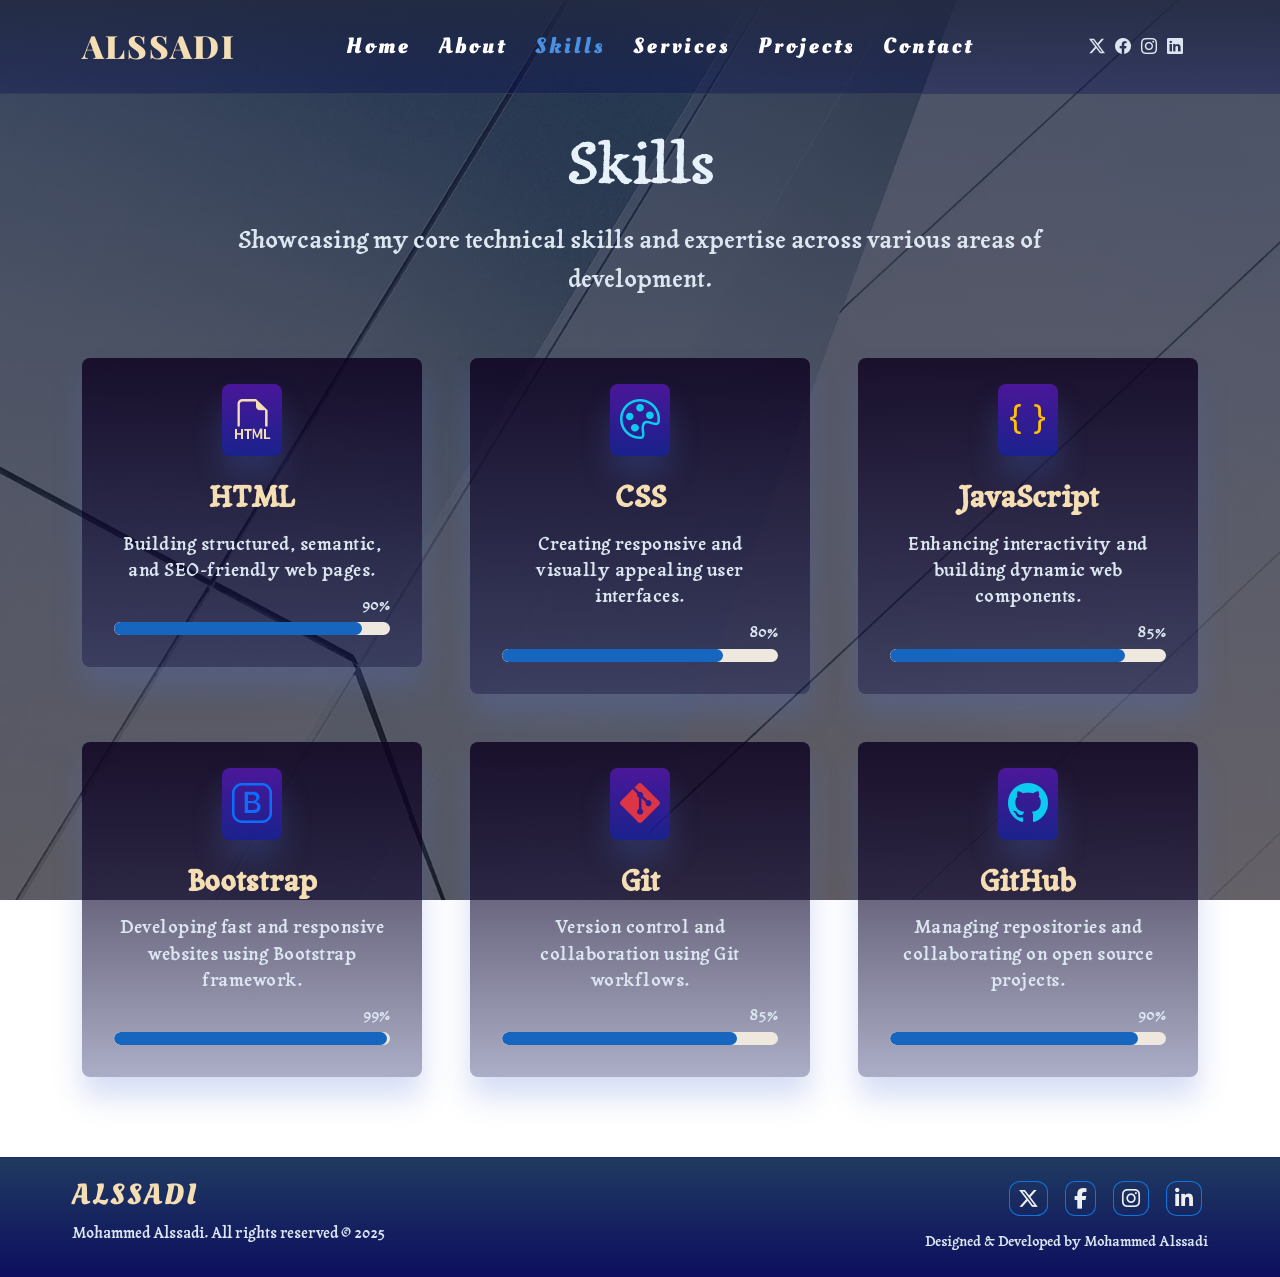
<file: skills.html>
<!DOCTYPE html>
<html lang="en">

<head>
  <meta charset="utf-8">
  <meta name="viewport" content="width=device-width, initial-scale=1.0">

  <title>Skills | Alssadi Web Developer</title>
  <meta name="description" content="Portfolio of Mohammed Alssadi, a front-end developer and web designer creating modern, responsive, and user-friendly websites.">
  <meta name="keywords" content="Mohammed Alssadi, Web Developer, Front-End Developer, Web Designer, UI/UX, Portfolio, Freelancer">
  <meta name="author" content="Mohammed Alssadi">

  <link rel="icon" type="image/png" sizes="32x32" href="assets/img/favicon/favicon-32x32.png">
  <link rel="icon" type="image/png" sizes="16x16" href="assets/img/favicon/favicon-16x16.png">
  <link rel="shortcut icon" href="assets/img/favicon/favicon.ico">
  <link rel="apple-touch-icon" sizes="180x180" href="assets/img/favicon/apple-touch-icon.png">
  <link rel="icon" type="image/png" sizes="192x192" href="assets/img/favicon/android-chrome-192x192.png">
  <link rel="icon" type="image/png" sizes="512x512" href="assets/img/favicon/android-chrome-512x512.png">
  <link rel="manifest" href="assets/img/favicon/site.webmanifest">

  <!-- Google Fonts -->
  <link href="https://fonts.googleapis.com" rel="preconnect">
  <link href="https://fonts.gstatic.com" rel="preconnect" crossorigin>
  <link href="https://fonts.googleapis.com/css2?family=Roboto:wght@400;500;700&family=Poppins:wght@400;500;600;700&display=swap" rel="stylesheet">
    <!-- Open Graph Meta Tags -->
  <meta property="og:title" content="Alssadi - Web Developer">
  <meta property="og:type" content="website">
  <meta property="og:url" content="https://alssadi-portfolio.netlify.app">
  <meta property="og:image" content="https://alssadi-portfolio.netlify.app/assets/img/mohammedal-removebg-preview.png">
  <meta property="og:site_name" content="Alssadi Portfolio">

  <!-- Icons & Libraries -->
  <link rel="stylesheet" href="https://cdnjs.cloudflare.com/ajax/libs/font-awesome/6.5.2/css/all.min.css">
  <link href="assets/vendor/bootstrap/css/bootstrap.min.css" rel="stylesheet">
  <link href="assets/vendor/bootstrap-icons/bootstrap-icons.css" rel="stylesheet">

  <!-- Main CSS -->
  <link href="assets/css/main.css" rel="stylesheet">
</head>




<body>

  <header class="header ">
    <div class="container header-content ">

      <a href="index.html" class="logo">
        <h1 class="site-name">Alssadi</h1>
      </a>

      <nav class="navbar-mnue">
        <ul>
          <li><a href="index.html">Home</a></li>
          <li><a href="about.html">About</a></li>
          <li><a href="skills.html" class="active">Skills</a></li>
          <li><a href="services.html">Services</a></li>
          <li><a href="projects.html">Projects</a></li>

          <li><a href="contact.html">Contact</a></li>
        </ul>
        <i class="mobile-nav-toggle d-xl-none bi bi-list"></i>
      </nav>

      <div class="header-social-links">
        <a href="#"><i class="bi bi-twitter-x"></i></a>
        <a href="#"><i class="bi bi-facebook"></i></a>
        <a href="#"><i class="bi bi-instagram"></i></a>
        <a href="#"><i class="bi bi-linkedin"></i></a>
      </div>

    </div>
  </header>


  <main>
    <section class="skills section">

      <!-- Section Title -->
      <div class="container section-title">
        <h2>Skills</h2>
        <p>Showcasing my core technical skills and expertise across various areas of development.</p>
      </div>

      <div class="container">
        <div class="row g-5 d-flex justify-content-center">

          <div class="col-md-6 col-lg-4">
            
            <div class="skill-box">
                <i class="bi bi-filetype-html fs-1 "></i>
              <h3>HTML</h3>
              <p>Building structured, semantic, and SEO-friendly web pages.</p>
              <span class="text-end d-block">90%</span>
              <div class="progress">
                <div class="progress-bar" style="width:90%;"></div>
              </div>
            </div>
          </div>

          <div class="col-md-6 col-lg-4">
            <div class="skill-box">
               <i class="bi bi-palette fs-1 text-info"></i>
              <h3>CSS</h3>
              <p>Creating responsive and visually appealing user interfaces.</p>
              <span class="text-end d-block">80%</span>
              <div class="progress">
                <div class="progress-bar" style="width:80%;"></div>
              </div>
            </div>
          </div>

          <div class="col-md-6 col-lg-4">
            <div class="skill-box">
                  <i class="bi bi-braces fs-1 text-warning"></i>
              <h3>JavaScript</h3>
              <p>Enhancing interactivity and building dynamic web components.</p>
              <span class="text-end d-block">85%</span>
              <div class="progress">
                <div class="progress-bar" style="width:85%;"></div>
              </div>
            </div>
          </div>

          <div class="col-md-6 col-lg-4">
            <div class="skill-box">
                <i class="bi bi-bootstrap fs-1 text-primary"></i>
              <h3>Bootstrap</h3>
              <p>Developing fast and responsive websites using Bootstrap framework.</p>
              <span class="text-end d-block">99%</span>
              <div class="progress">
                <div class="progress-bar" style="width:99%;"></div>
              </div>
            </div>
          </div>

          <div class="col-md-6 col-lg-4">
            <div class="skill-box">
                 <i class="bi bi-git fs-1 text-danger"></i>
              <h3>Git</h3>
              <p>Version control and collaboration using Git workflows.</p>
              <span class="text-end d-block">85%</span>
              <div class="progress">
                <div class="progress-bar" style="width:85%;"></div>
              </div>
            </div>
          </div>
         
        
          <div class="col-md-6 col-lg-4">
            <div class="skill-box">
               <i class="bi bi-github fs-1 text-info"></i>
              <h3>GitHub</h3>
              <p>Managing repositories and collaborating on open source projects.</p>
              <span class="text-end d-block">90%</span>
              <div class="progress">
                <div class="progress-bar" style="width:90%;"></div>
              </div>
            </div>
          </div>

        </div>
      </div>
    </section>





  </main>


<!-- Footer Section -->
<footer class="footer">
  <div class="footer-container">
    
    <!-- Left Side -->
    <div class="footer-left">
      <a href="index.html" class="footer-logo">Alssadi</a>
      <p class="footer-copy" >
       Mohammed Alssadi. All rights reserved &copy; 2025 
      </p>
    </div>

    <!-- Right Side -->
    <div class="footer-right">
      <div class="footer-social-links">
        <a href="#"><i class="fab fa-x-twitter"></i></a>
        <a href="#"><i class="fab fa-facebook-f"></i></a>
        <a href="#"><i class="fab fa-instagram"></i></a>
        <a href="#"><i class="fab fa-linkedin-in"></i></a>
      </div>
      <span class="footer-credit">Designed & Developed by Mohammed Alssadi</span>
     
    </div>
   

  </div>
</footer>



  <!-- Vendor JS Files -->
  <script src="assets/vendor/bootstrap/js/bootstrap.bundle.min.js"></script>
  <script src="assets/js/main.js"></script>

</body>

</html>
</file>
<file: assets/css/main.css>
@import url('https://fonts.googleapis.com/css2?family=Cossette+Titre:wght@400;700&family=Edu+NSW+ACT+Hand+Pre:wght@400..700&family=Lobster+Two:ital,wght@0,400;0,700;1,400;1,700&family=Oleo+Script:wght@400;700&family=Playfair+Display:wght@580&family=Tagesschrift&display=swap');

:root {

 
  --background-color: #1b2635;

  --default-color: #dbe6f0;
 
  --heading-color: #e6f1fa;

  --accent-color: #2f6fa8;

  --surface-color: #243447;

  --contrast-color: #ffffff;
 


  --nav-color: #dbe6f0;
  --nav-hover-color: #4a90e2;
  --nav-mobile-background-color: #243447;
  --nav-dropdown-background-color: #2a3b4f;
  --nav-dropdown-color: #dbe6f0;
  --nav-dropdown-hover-color: #4a90e2;
}

/*--------------------------------------------------------------
# General Styling & Shared Classes
--------------------------------------------------------------*/
body {
  color: var(--default-color);
font-family: sans-serif;
  
     font-family: "Tagesschrift", system-ui;
  font-weight: 400;

}

a {
  color: var(--accent-color);
  text-decoration: none;
  transition: 0.3s;
}

.header {
   background: linear-gradient(rgba(34, 41, 65, 0.856), rgba(2, 7, 82, 0.329));
  padding: 15px 0;
  transition: all 0.5s;
  z-index: 997;
  border-bottom: 1px solid color-mix(in srgb, var(--default-color), transparent 92%);
  display: flex;
  align-items: center;
  justify-content: space-between;
  position: fixed;
  top: 0;
  left: 0;
  right: 0;
}
 
.header-content {
  position: relative;
  display: flex;
  align-items: center;
  justify-content: space-between;
}

.header .logo {
  line-height: 1;
}

.header .logo h1 {
   font-family: "Playfair Display";
  font-size: 32px;
  margin: 0;
  font-weight: 900;
  color:wheat;
  text-transform: uppercase;
  letter-spacing: 2px;

}

.header-social-links {
  padding-right: 15px;
}

.header-social-links a {
  color:  #dbe6f0;
  padding-left: 6px;
  display: inline-block;
  transition: 0.3s;
  font-size: 16px;
}

.header .header-social-links a:hover {
  color:var(--accent-color);
}

.header .header-social-links a i {
  line-height: 0px;
}
@media (max-width: 750px) {
  .header .header-social-links {
    display: none;
  }
}

@media (max-width: 1200px) {
  .header .logo {
    order: 1;
  }

  .header .header-social-links {
    order: 2;
  }

  .header .navbar-mnue {
    order: 3;
  }
}

/*--------------------------------------------------------------
# Navigation Menu
--------------------------------------------------------------*/
@media (min-width: 1200px) {
  .navbar-mnue {
    padding: 0;
  }

  .navbar-mnue ul {
    margin: 0;
    padding: 0;
    display: flex;
    list-style: none;
    align-items: center;
  }

  .navbar-mnueli {
    position: relative;
  }
  .navbar-mnue>ul>li {
    white-space: nowrap;
    padding: 15px 28px 15px 0;
  }

  .navbar-mnue>ul>li:last-child {
    padding-right: 0;
  }

  .navbar-mnue a,
  .navbar-mnue a:focus {
     font-family: "Oleo Script", system-ui;
     font-style: normal;
    color: white;
    font-size: 22px;
    letter-spacing: 3px;
    font-weight: 700;
    display: flex;
    align-items: center;
    justify-content: space-between;
    white-space: nowrap;
    transition: 0.3s;
    position: relative;
  }

  .navbar-mnue li:hover>a,
  .navbar-mnue .active {
    color:#4a90e2;
  }
}

/* Mobile Navigation */
@media (max-width: 1199px) {
  .mobile-nav-toggle {
    color: rgb(255, 229, 181);
    font-size: 28px;
    line-height: 0;
    margin-right: 10px;
    cursor: pointer;
    transition: color 0.3s;
  }
  .navbar-mnue ul {
    display: none;
    list-style: none;
    position: absolute;
    inset: 60px 20px 20px 20px;
    padding: 10px 0;
    margin: 0;
    border-radius: 20px;
     background: linear-gradient(rgba(34, 41, 65, 0.945), rgba(2, 50, 82, 0.945));
    box-shadow: none;
    transition: 0.3s;
    z-index: 9998;
    height:500px;
  }

  .navbar-mnue a,
  .navbar-mnue a:focus {
    display: flex;
    justify-content: center;
    align-items: center;
    color:white;
    padding: 10px 20px;
    font-size: 20px;
    font-weight: 700;
    letter-spacing: 3px;
    display: flex;
    align-items: center;
    justify-content: space-between;
    white-space: nowrap;
    transition: 0.3s;
     font-family: "Oleo Script", system-ui;
     font-style: normal;
  }
    .navbar-mnue a:hover{
    color:#4a90e2;

    }

 
  .mobile-nav-active .mobile-nav-toggle {
    color: #e8eaeb;
    position: absolute;
    font-size: 35px;
    top: 30px;
    right: 15px;
    margin-right: 0;
    z-index: 9999;
  }
 

  .mobile-nav-active .navbar-mnue {
    position: fixed;
    inset: 0;
    background: rgba(39, 46, 46, 0.63);
    transition: 0.3s;
  }

  .mobile-nav-active .navbar-mnue>ul {
      display: flex;
      flex-direction: column;
    align-items: center;
    justify-content: center;
  }
}


/*--------------------------------------------------------------
# Global Sections
--------------------------------------------------------------*/
section,
.section {
  color: var(--default-color);
  background-color: var(--background-color);
  padding: 70px 0;
  scroll-margin-top: 100px;
  overflow: clip;
}

@media (max-width: 1199px) {

  section,
  .section {
    scroll-margin-top: 66px;
  }
}

/*--------------------------------------------------------------
# Global Section Titles
--------------------------------------------------------------*/
.section-title {
  margin-top: 50px;
  text-align: center;
  padding-bottom: 60px;
  position: relative;
}

.section-title h2 {
  font-size: 3.5rem;
  font-weight: 400;
  line-height: 1.2;
  color: var(--heading-color);
  margin-bottom: 1.5rem;
  letter-spacing: -1px;
}

@media (max-width: 768px) {
  .section-title h2 {
    font-size: 2.5rem;
  }
}
.section-title p {
  
  font-size: 1.5rem;
  line-height: 1.6;
  font-weight: 500;
  color: #dbe6f0;
  max-width: 900px;
  margin: 0 auto;
}
/*--------------------------------------------------------------
# Hero Section
--------------------------------------------------------------*/
.hero {
     background: linear-gradient(rgba(8, 19, 51, 0.726), rgba(9, 4, 17, 0.61)), url("/assets/img/abstract-bg-1.webp") center center no-repeat;
  background-size: cover;
  background-attachment: fixed;
  padding: 80px 0;
  min-height: 100vh;
  display: flex;
  align-items: center;
  justify-content: space-between;

}
.hero-content {
  max-width: 600px;
  display: flex;
  flex-direction: column;
  justify-content: center;
  padding: 10px 20px;
}

.div-fluid{
  margin-top: 50px;
  padding-top: 50px;
}
.hero-div {
  border-radius: 30px;
  display: flex;
  align-items: center;
  justify-content: space-between;
  margin: 20px auto;
  max-width: 1500px;
  flex-wrap: wrap;
 
  background: linear-gradient(rgba(15, 4, 34, 0.856), rgba(2, 7, 82, 0.329));
  box-shadow: 0 20px 60px rgba(11, 87, 138, 0.6);
  animation: shadowPulse 5s ease-in-out infinite, floatUpDown 3s ease-in-out infinite;
}

@keyframes shadowPulse {
  0% {
    box-shadow: 0 30px 100px rgba(57, 100, 156, 0.6);
  }
  25% {
    box-shadow: 0 30px 80px rgba(44, 194, 51, 0.8);
  }
  50% {
    box-shadow: 0 30px 100px rgba(50, 73, 204, 0.8);
  }
   75% {
    box-shadow: 0 30px 120px rgba(190, 151, 23, 0.8);
  }
  100% {
    box-shadow: 0 30px 150px rgba(204, 17, 163, 0.76);
  }
}
@keyframes floatUpDown {
  0%, 100% {
    transform: translateY(0);
  }
  50% {
    transform: translateY(-8px);
  }
}
.hero-content h1 {
   font-family: "Playfair Display", serif;
  font-size: 3.5rem;
  font-weight: 700;
  margin-bottom: 1rem;
  line-height: 1.2;
    display: inline-block;
}

.hero .hero-content h1 .highlight {
  color: var(--accent-color);
}

@media (max-width: 768px) {
  .hero-content h1 {
    font-size: 2.5rem;
    
  }
  .hero-div{
    /* background: transparent!important; */
    box-shadow: none;
    animation: none;
  }
}

.hero-content h2 {
     font-family: "Playfair Display", serif;
  font-size: 1.8rem;
  font-weight: 600;
  margin-bottom: 2rem;
  color:var(--default-color);

}

@media (max-width: 992px) {
  
  .hero-content h1 {
    font-size: 2.5rem;
  }

  .hero-content h2 {
    font-size: 1.3rem;
  }

  .hero-div {
   display: flex;
    flex-direction:column-reverse;
    text-align: center;
    justify-content: center;
    align-items: center;
    height: 100%;
   padding-bottom: 20px;
  }
   .hero-content {
 margin: 10px auto;

   }

  .my-image {
    margin-bottom: 20px;
    max-width: 300px;
  }
}


@media (max-width: 768px) {
  .hero .hero-content h2 {
    font-size: 1.25rem;
  }
}

.hero-content p {
     font-family: "Playfair Display", serif;
  font-size: 1.5rem;
  line-height: 1.4;
  margin-bottom: 2.5rem;
  color: var(--default-color);
}

.hero .hero-actions {
     font-family: "Playfair Display", serif;
  display: flex;
  align-items: center;
  justify-content: center;
  gap: 1rem;
  margin-bottom: 2rem;
}
.btnom {
  padding: 12px 30px;
  border-radius: 50px;
  font-weight: 600;
  text-decoration: none;
  transition: all 0.3s ease;
  border: 2px solid;
}

.btnom.button-primary {
    background:  var(--accent-color);
  color: var(--contrast-color);
  border-color: var(--accent-color);
}
.btnom.button-primary:hover {
  border-color:var(--accent-color);
  transform: translateY(-2px);
  background-color: rgba(29, 121, 207, 0.479);
}
.btnom.button-outline {
  color: var(--contrast-color);
  border-color: var(--accent-color);
}
.btnom.button-outline:hover {
  transform: translateY(-2px);
 background-color: rgba(29, 121, 207, 0.479);
  color: var(--contrast-color);
}
@media (max-width: 576px) {
 .div-fluid {
  margin-top:10px;
  padding-top:10px;
}
  .hero .hero-actions {
    flex-direction: column;
  }

  .hero .hero-actions .btnom {
    text-align: center;
  }
  .social-links{
    margin-bottom: 20px;
  }
}
.social-links {
  display: flex;
  align-items: center;
  justify-content: center;
  gap: 1rem;
  margin-bottom: px;
}

.social-links a  i {
  width: 45px;
  height: 45px;
background:rgba(1, 11, 32, 0.5);
/* border: .5px solid rgb(240, 239, 237); */
  border-radius: 50%;
  display: flex;
  align-items: center;
  justify-content: center;
  color: white;
  font-size: 1.2rem;
  transition: all 0.3s ease;
}

.social-links a i:hover {
  color: white;
background-color: rgba(26, 103, 165, 0.733);
  transform: translateY(-5px);
  box-shadow: 0 2px 15px var(--accent-color); 
}

.my-image {
   transition: transform 0.3s ease;
  display: flex;
  align-items: center;
  justify-content: flex-end;
  animation: floatImage 3s ease-in-out infinite;
  max-width: 450px;
  margin: 0 auto;
}
.my-image img {
  
  position: relative;;
  border-radius: 20px;
  box-shadow: 0 5px 15px rgba(0, 0, 0, 0.356);
    transition: all 0.2s ease;
}
.my-image img:hover {
  cursor:zoom-in;
  transform: scale(1.2);
  transition: all 0.7s ease;
}
.glow-subtitle {
  font-size: 3rem;
  font-weight: 600;
  text-align: center;
  margin-top: 10px;
  color: rgb(24, 160, 214); 
  animation: glowFade 4s infinite;
}

@keyframes glowFade {
  0% {
    opacity: 0;
   
  }
  25% {
    opacity: 0;
 ;
  }
  50% {
    opacity: 1;
   
  }
  75% {
    opacity: 0;
   
  }
  100% {
    opacity: 0;
    
  }
}

/*--------------------------------------------------------------
# About Section
--------------------------------------------------------------*/
.about {
   background: linear-gradient(rgba(8, 19, 51, 0.726), rgba(9, 4, 17, 0.61)), url("/assets/img/abstract-bg-1.webp") center center no-repeat;
  background-size: cover;
  background-attachment: fixed;
  padding: 80px 0;
  min-height: 100vh;
}
.intro-content {
  display: flex;
  flex-direction: column;
  justify-content: center;
  align-items:center;
  text-align: center;
  max-width: 800px;
  margin: 0 auto;
letter-spacing: 2px;
}
.headline {

  font-weight: 700;
  line-height: 1.2;
  color:rgb(224, 204, 165);
font-size: 40px;
  margin: 20px 0 24px 0;
  padding-top: 20px;
}

.lead {
  font-weight: 700;
  font-size: 25px;
  line-height: 1.8;
  margin-bottom: 24px;
}

.intro-content p {
  color:rgb(220, 223, 236);
  font-weight: 500;
  line-height: 1.8;
  margin-bottom: 24px;
  font-size: 22px;
}

.btnom-viwework {
  display: flex;
  gap: 24px;
  align-items: center;
  margin-top: 24px;
}

.about-img { 
margin-top: 30px;
  border-radius: 15px;
  margin-left: 50px;
}
.about-img img {
margin-left: 30px;
  border-radius: 25px;
    box-shadow: 0 5px 15px rgba(0, 0, 0, 0.342);
  padding-left: 35px;
    margin: 0 auto
}
.about .skill-item {
  padding: 24px;
  border-radius: 6px;
  transition: 0.3s ease-in-out;
  background:linear-gradient(rgba(15, 4, 34, 0.856), rgba(2, 7, 82, 0.329));
  height: 100%;
}
.about .skill-item i {
  font-size: 24px;
  color: var(--accent-color);
  margin-bottom: 16px;
  display: inline-block;
}

.about .skill-item h3 {
  font-size: 16px;
  margin-bottom: 6px;
  font-weight: 500;
}

.about .skill-item p {
  margin: 0;
  font-size: 14px;
  color: color-mix(in srgb, var(--default-color), transparent 25%);
}
.about .skill-item:hover {
  transform: translateY(-3px);
  border-color: color-mix(in srgb, var(--accent-color), transparent 60%);
  box-shadow: 0 10px 30px color-mix(in srgb, var(--default-color), transparent 92%);
}
@media (max-width: 992px) {
.intro-content {
   display: flex;
    flex-direction: column;
    justify-content: center;
    align-items: center;
    text-align: center;
  }
  .headline {
    font-size: 28px;
    margin-top: 10px;
    padding-top: 1px;
  }

  .lead {
    font-size: 18px;
    padding: 0 10px;
  }

  .about-img {
    text-align: center !important;
    margin: 0 auto;
  }
.btnom-viwework {
  margin-bottom: 5px!important;
    flex-wrap: wrap;
    align-items: center;
  }
}
@media (max-width: 576px) {
  .about-img {
    align-items: center;
    width: 99%;
  }
}
@keyframes floatImage {
  0% {
    transform: translateY(0);
  }

  50% {
    transform: translateY(-15px);
  }

  100% {
    transform: translateY(0);
  }
}

/*--------------------------------------------------------------
# Skills Section
--------------------------------------------------------------*/
.skills{
  background: linear-gradient(rgba(8, 19, 51, 0.726), rgba(9, 4, 17, 0.61)), url("/assets/img/abstract-bg-1.webp") center center no-repeat;
  background-size: cover;
  background-attachment: fixed;
  padding: 80px 0;
  min-height: 100vh;
}
.skills .skill-box {
  flex-direction: column;
  justify-content: center;
  align-items: center;
  text-align: center;
  background:linear-gradient(rgba(15, 4, 34, 0.856), rgba(2, 7, 82, 0.329));
  padding: 2rem;
  border-radius: 8px;
  box-shadow: 0 20px 30px rgba(81, 112, 214, 0.24);
  transition:all .3s ease-in-out;
   animation: floatUpDown 3s ease-in-out infinite; 
}
.skills .skill-box:hover {
  transform: scale(1.05);
  background:linear-gradient(rgba(15, 4, 34, 0.856), rgba(2, 7, 82, 0.329));
  padding: 2rem;
  border-radius: 8px;
  box-shadow: 0 20px 30px rgba(214, 215, 221, 0.24);
  cursor: pointer;
   transition:all .3s ease-in-out;
 
}
.skills .skill-box i {
  margin-top: 20px;
  font-size: 3rem;
  margin-bottom: 1rem;
  width: 80px;
  height: 90px;
  border-radius: 40%;
color: wheat;
  background:linear-gradient(#6519d6a2, rgba(18, 37, 207, 0.548));
  padding:10px;
  border-radius: 8px;
  box-shadow: 0 20px 30px rgba(81, 112, 214, 0.24);

 
}
.skills .skill-box h3 {
  margin-top: 30px;
  font-size: 1.8rem;
  margin-bottom: 1rem;
  font-weight: 900;
  color: wheat;
}

.skills .skill-box p {
  font-size: 1.1rem;
letter-spacing: .5px;
  margin-bottom: 10px;
  font-weight: 300;
}
 .skill-box .progress {
  display: flex;
  align-items: center;
  background-color: rgb(238, 232, 222);
  border-radius: 50px;
  height: 13px;
  margin-top: 5px;
  overflow: hidden;
}
.skills .skill-box .progress .progress-bar {
  background-color: #1263c0fa;
  height: 100%;
  position: relative;
  border-radius: 50px;
  transition: 0.9s;
  width: 1px;
}

/*--------------------------------------------------------------
# Services Section
--------------------------------------------------------------*/
.services{
    background: linear-gradient(rgba(8, 19, 51, 0.726), rgba(9, 4, 17, 0.61)), url("/assets/img/abstract-bg-1.webp") center center no-repeat;
  background-size: cover;
  background-attachment: fixed;
  padding: 80px 0;
  min-height: 100vh;
}
.services .service-item {
  display: flex;
  background:linear-gradient(rgba(15, 4, 34, 0.856), rgba(2, 7, 82, 0.329));
  border-radius: 12px;
  padding: 2rem;
  height: 100%;
  position: relative;
  overflow: hidden;
  box-shadow: 0 5px 20px rgba(0, 0, 0, 0.03);
  transition: all 0.4s ease;
}

.services .service-item:hover {
  box-shadow: 0 14px 40px 20px rgba(214, 81, 181, 0.37), 0 15px 24px 0 rgba(209, 174, 135, 0.795);
  transform: translateY(-5px);
}


.services .service-item:hover.service-icon {
 background:linear-gradient(#6519d6a2, rgba(18, 37, 207, 0.548));
  color: wheat;
  transform: rotateY(180deg);
}

.services .service-item:hover .service-icon i {
  transform: rotateY(180deg);
}

.services .service-icon {
  flex-shrink: 0;
  width: 70px;
  height: 70px;
  border-radius: 12px;
 background:linear-gradient(#9f6fe654, rgba(18, 37, 207, 0.021));
  color:#7bb3d8;
  display: flex;
  align-items: center;
  justify-content: center;
  margin-right: 1.5rem;
  transition: all 0.5s ease;
    box-shadow: 0 20px 30px rgba(81, 112, 214, 0.24);
}
.services .service-icon i {
  font-size: 2rem;
  transition: transform 0.5s ease;
}

.services .service-content {
  flex-grow: 1;
}

.services .service-content h3 {
  font-size: 1.4rem;
  margin-bottom: 1rem;
  font-weight: 700;
  color: rgb(206, 185, 145);
}
.services .service-content p {
  margin-bottom: 1.25rem;
  font-size: 1.1rem;
  color: var(--default-color);
  line-height: 1.8;
}

.services .service-link {
  display: inline-flex;
  align-items: center;
  color: #50c0e2;
  font-weight: 600;
  font-size: 1.2rem;
  text-decoration: none;
  transition: color 0.3s ease;
}

.services .service-link span {
  margin-right: 0.5rem;
}

.services .service-link i {
  transition: transform 0.3s ease;
}

.services .service-link:hover {
  color: #2c8eac;

}

@media (max-width: 767.98px) {
  .services .service-item {
    padding: 1.5rem;
    margin-bottom: 1rem;
  }

  .services .service-icon {
    width: 60px;
    height: 60px;
    margin-right: 1rem;
  }
  .services .service-icon i {
    font-size: 1.5rem;
  }
  .services .service-content h3 {
    font-size: 1.2rem;
    margin-bottom: 0.75rem;
  }
  .services .service-content p {
    margin-bottom: 1rem;
    font-size: 0.95rem;
  }
}

@media (max-width: 575.98px) {
  .services .service-item {
    justify-content: center;
    flex-direction: column;
    text-align: center;
  }
  .services .service-icon {
    margin: auto;
    margin-bottom: 1.25rem;
  }

  .services .service-link {
    justify-content: center;
  }
}
/* portfolio */
.portfolio {
  background: linear-gradient(rgba(8, 19, 51, 0.726), rgba(9, 4, 17, 0.61)), url("/assets/img/abstract-bg-1.webp") center center no-repeat;
  background-attachment: fixed;
  background-size: cover;
  position: relative;
  z-index: 1;
  padding: 3rem 0;
  min-height: 100vh;
  overflow: visible; 
}
.portfolio .portfolio-item {
  background-color: rgba(5, 44, 104, 0.37);
  box-shadow: 0 5px 15px rgba(0, 0, 0, 0.589);
  border-radius: 13px;
  padding: 10px 15px;
  transition: box-shadow 0.3s, transform 0.3s;
max-width: 380px;
  overflow: hidden;
  display: flex;
  flex-direction: column;
  align-items: center;
  height:520px;
}
.mySwiper {
  width: 100%;
  height: auto;
}
.mySwiper img {
  width: 100%;
  height: auto;
  object-fit: cover;
}

.portfolio .portfolio-item:hover {
  box-shadow: 0 10px 10px 10px rgba(38, 140, 224, 0.24), 0 15px 24px 0 rgba(1, 51, 107, 0.63);
  transform: translateY(-6px) scale(1.02);
}
.portfolio .portfolio-item img {
  height: 250px;
  border-radius: 10px;
  margin-bottom: 1rem;
  object-fit: cover;
  transition: filter 0.3s;
}

.portfolio .portfolio-info {
  width: 100%;
  display: flex;
  flex-direction: column;
  align-items: center;
  flex-wrap: nowrap;
  justify-content: center;
}
.portfolio .portfolio-info h4 {
  font-size: 1.4rem;
  font-weight: 800;
  color: wheat;
  margin: 1rem 0;
  text-align: center;
}
.portfolio .portfolio-info p {
  color:white;
  font-size: 18px;
  margin-bottom: 0rem;
  text-align: center;
  font-weight:400;


}
.portfolio .portfolio-info .btn-group {
  margin-top: 1rem;
  margin-bottom: .6rem;
  display: flex;
  flex-wrap:wrap;
  gap: .5rem;
  padding: 0px !important;
  justify-content:center;
  align-items: center;
}
.portfolio .portfolio-info .btn-group .btnom.button-visit{
   background:rgba(2, 45, 109, 0.795);
  font-size: .9rem;
  font-weight: 700;
  padding: .7rem 10px;
  cursor: pointer;
  color: wheat;
  border: 1px solid rgb(54, 112, 189);
}
.portfolio-info .btn-group .btnom.button-visit:hover{
   background:rgba(6, 70, 167, 0.795);
   color: white;
}
    
@media (max-width: 767px) {
  .portfolio {
    padding: 2rem 1rem;
    margin: 0 ;
  }
  .portfolio .portfolio-item {
    height: auto;
    padding: 0.7rem;
    margin: 0 auto;
  }
  .portfolio .portfolio-item img {
    height: 200px;
  }
}

@media (max-width: 480px) {
  .portfolio .portfolio-item img {
    height: 180px;
  }
}
/*--------------------------------------------------------------
# Contact Section
--------------------------------------------------------------*/
.contact{
  padding: 3rem 0;
  background: linear-gradient(rgba(8, 19, 51, 0.726), rgba(9, 4, 17, 0.61)), url("/assets/img/abstract-bg-1.webp") center center no-repeat;
 background-attachment: fixed;
  background-size: cover;
  position: relative;
  z-index: 1;
  padding: 3rem 0;
  min-height: 100vh;
  overflow: visible; 
}
.contact .info-box {
  background:linear-gradient(rgba(15, 4, 34, 0.856), rgba(2, 7, 82, 0.329));
  padding: 3rem;
  border-radius: 1rem;
  height: 100%;
}
.contact .info-box h3 {
  color: var(--contrast-color);
  font-size: 2rem;
  margin-bottom: 1rem;
}

@media (max-width: 767.98px) {
  .contact .info-box h3 {
    font-size: 1.75rem;
  }
}

.contact .info-box p {
  opacity: 0.8;
  margin-bottom: 2rem;
}

.contact .info-box a {
  color: var(--contrast-color);
}

@media (max-width: 992px) {
  .contact .info-box {
    padding: 1.5rem;
  }
}

.contact .info-item {
  display: flex;
  gap: 1.5rem;
  margin-bottom: 2rem;
}

.contact .info-item:last-child {
  margin-bottom: 0;
}

.contact .info-item .icon-box {
  width: 3.5rem;
  height: 3.5rem;
 background:linear-gradient(#9d62f5ee, rgba(59, 18, 207, 0.199));
  box-shadow: 0 10px 30px rgba(81, 172, 214, 0.342);
 /* box-shadow: 0 20px 20px rgba(70, 157, 228, 0.411); */ border-radius: 50%;
  display: flex;
  align-items: center;
  justify-content: center;
  flex-shrink: 0;
  transition: 0.3s;
}

.contact .info-item .icon-box i {
  font-size: 1.5rem;
  color: var(--contrast-color);
}

.contact .info-item:hover .icon-box {
  background-color: var(--accent-color);
}

.contact .info-item .content h4 {
  color: var(--contrast-color);
  font-size: 1.25rem;
  margin-bottom: 0.5rem;
  font-weight: 700;
}

.contact .info-item .content p {
  margin-bottom: 0.25rem;
  font-size: 0.95rem;
}

.contact .info-item .content p:last-child {
  margin-bottom: 0;
}

.contact .contact-form {
  background:linear-gradient(rgba(15, 4, 34, 0.856), rgba(2, 7, 82, 0.329));
  padding: 3rem;
  border-radius: 1rem;
  height: 100%;
  box-shadow: 0 0 25px rgba(0, 0, 0, 0.05);
}

@media (max-width: 992px) {
  .contact .contact-form {
    padding: 1.5rem;
  }
}

.contact .contact-form h3 {
  font-size: 2rem;
  margin-bottom: 1rem;
}

@media (max-width: 768px) {
  .contact .contact-form h3 {
    font-size: 1.75rem;
  }
}
.contact .contact-form p {
  color: color-mix(in srgb, var(--default-color), transparent 25%);
  margin-bottom: 2rem;
}

 .contact-form .form-control,
.contact-form {
  padding: 0.875rem 1.25rem;
  border-color: color-mix(in srgb, var(--default-color), transparent 90%);
  border-radius: 0.5rem;
  background-color: transparent;
  color: var(--default-color);
}


.contact .contact-form .form-control::placeholder{
  color: rgb(192, 176, 145);
}


.footer {
    border-top: 1px solid rgba(255, 255, 255, 0.1);
    background:linear-gradient(rgba(2, 32, 75, 0.884), rgba(1, 3, 87, 0.952));
  padding: 1rem 1rem;
  color: #dbe6f0;

}
.footer-container {
  display: grid;
  grid-template-columns: 1fr 1fr;
  align-items: center;
  gap: 1.5rem;
  max-width: 1200px;   
  margin: 0 auto;      
  padding: 0 2rem;    
}

.footer-logo {
  font-size: 1.8rem;
  font-weight: bold;
  color: wheat !important;
  text-decoration: none;
  letter-spacing: 2px;
  font-family: "Oleo Script", cursive;
  text-transform: uppercase;

}
.footer-copy {
  display: block;
  margin-top: 0.3rem;
  font-size: 0.95rem;
  color: #dbe6f0;
}

/* Right Section */
.footer-right {
  text-align: right;
  display: flex;
  flex-direction: column;
  justify-content:center;
  align-items: flex-end;
}


.footer-social-links a {
  margin: 0 0.4rem;
  font-size: 1.3rem;
  padding:3px 8px;
  color: #eeeff0;
  border: 1px solid #1075db;
  border-radius: 30%;
  transition: color 0.3s ease;
}

.footer-social-links a:hover {
  color: wheat;  
}

.footer-credit {
  display: block;
  margin-top: 1rem;
  font-size: 0.9rem;
  color:ffffff;
}

@media (max-width: 568px) {
  .footer-container {
    grid-template-columns: 1fr;
    text-align: center;
    margin-top: 3px;
    padding-top: 3px;
  }
  .footer-right {
    margin-top: 0 !important;
    padding-top: 0 !important;
    text-align: center;
    display: flex;
    flex-direction: column;
    align-items: center;
    justify-content: center;

  }
}

@media (max-width: 900px) {
  .footer {
    padding: 0.5rem 0.3rem;
    font-size: 0.95rem;
  }
  .footer-container {
    padding: 0 0.5rem;
    gap: 0.7rem;
  }
  .footer-logo {
    font-size: 1.2rem;
    letter-spacing: 1px;
  }
  .footer-social-links a {
    font-size: 1rem;
    padding: 2px 5px;
    margin: 0 0.2rem;
  }
  .footer-credit, .footer-copy {
    font-size: 0.8rem;
    margin-top: 0.2rem;
    padding: 5px;
  }
}
</file>
